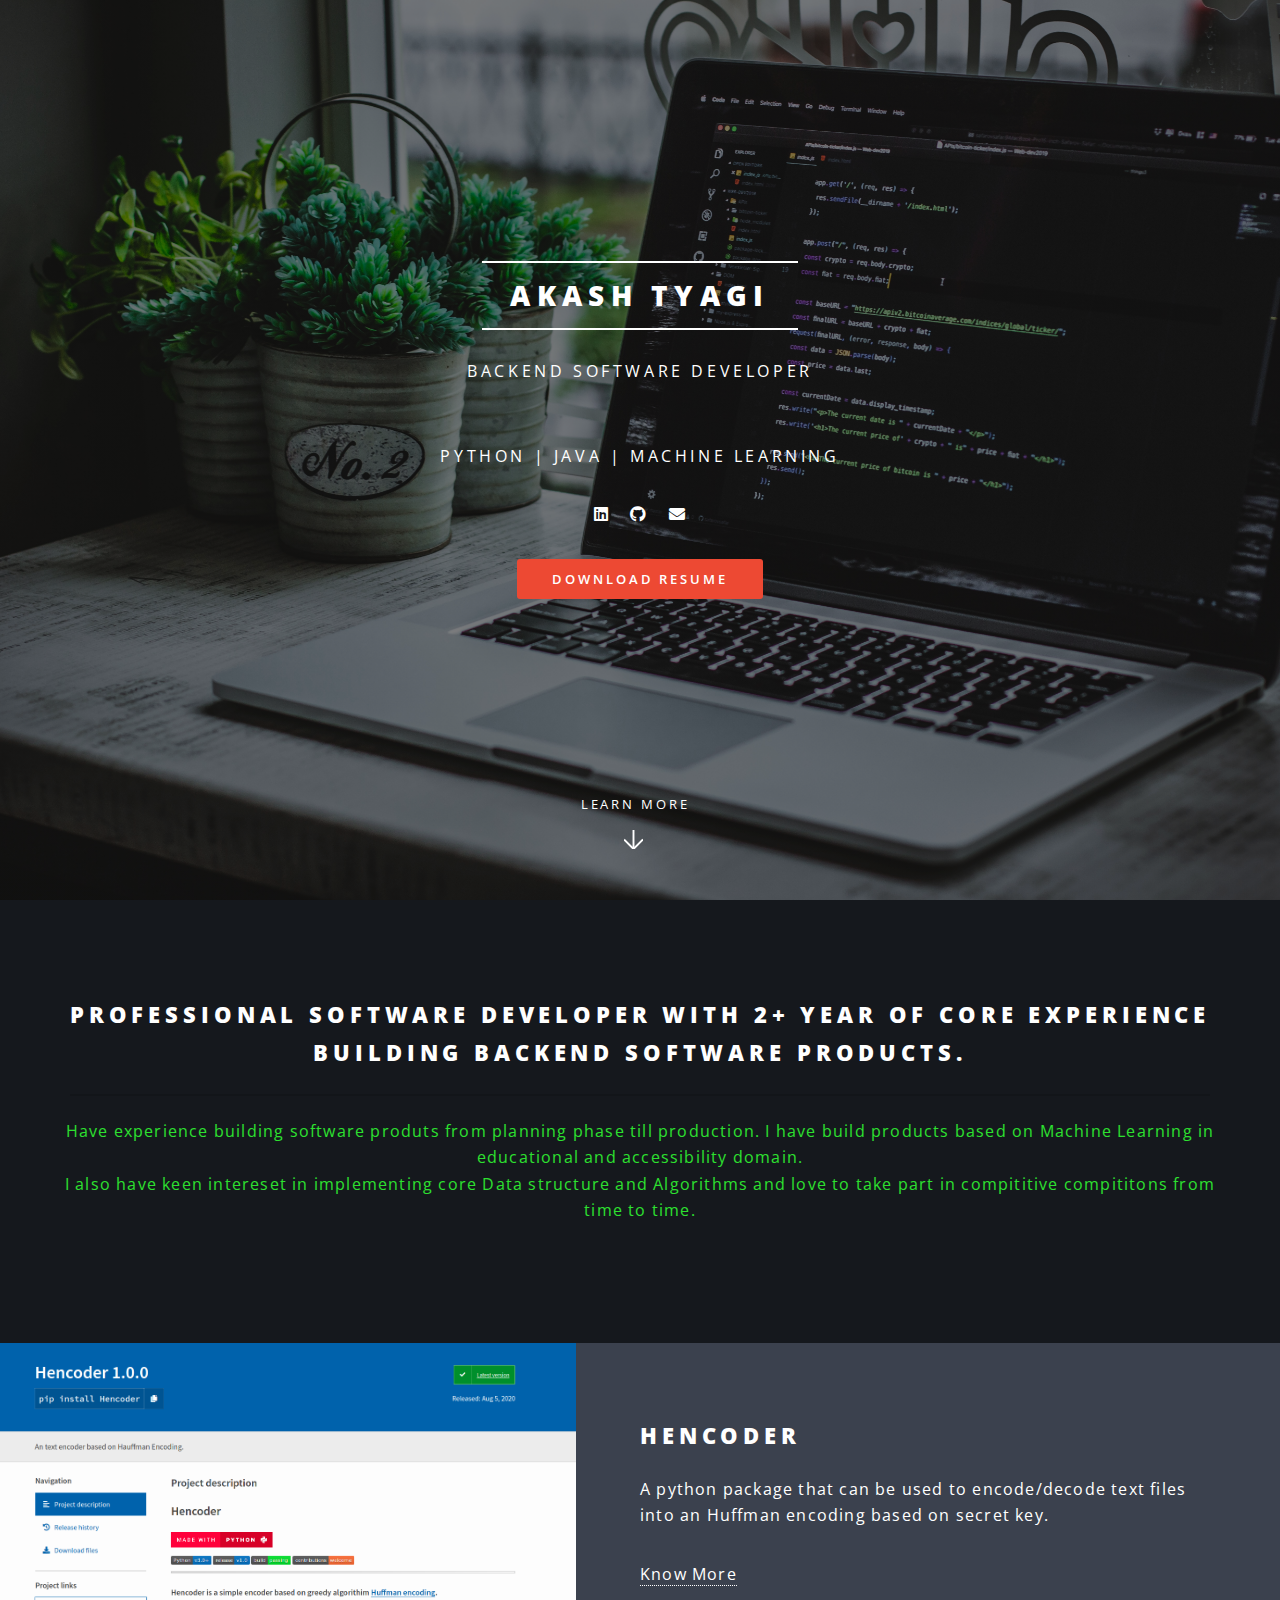
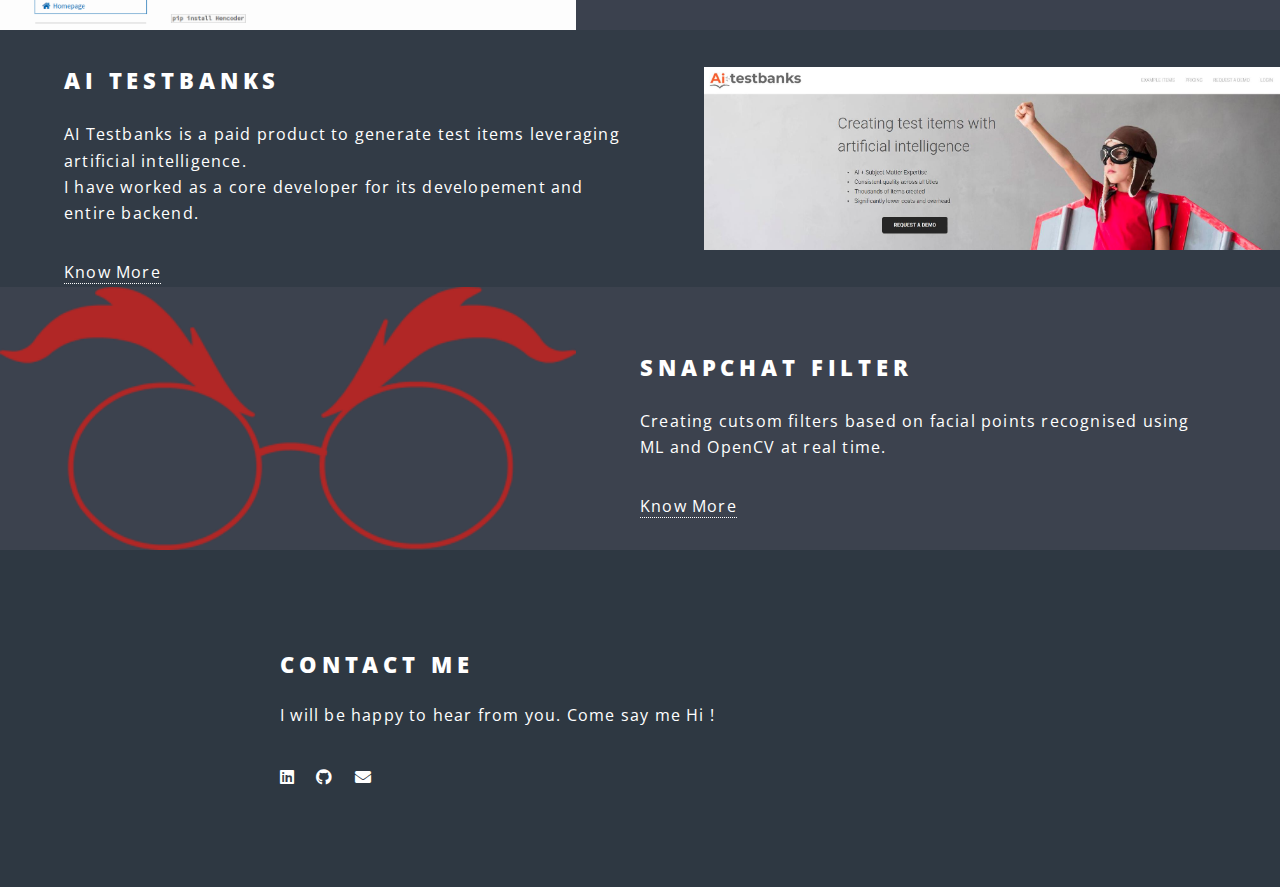
<file: index.html>
<!DOCTYPE HTML>
<html>
	<head>
		<title>Akash Tyagi - Portfolio</title>
		<meta charset="utf-8" />
		<meta name="viewport" content="width=device-width, initial-scale=1, user-scalable=no" />
		<link rel="stylesheet" href="assets/css/main.css" />
		<noscript><link rel="stylesheet" href="assets/css/noscript.css" /></noscript>
	</head>
	<body class="landing is-preload">

		<!-- Page Wrapper -->
			<div id="page-wrapper">

				<!-- Header -->
					<!-- <header id="header" class="alt">
						<h1><a href="index.html">Portfolio</a></h1>
						<nav id="nav">
							<ul>
								<li class="special">
									<a href="#menu" class="menuToggle"><span>Menu</span></a>
									<div id="menu">
										<ul>
											<li><a href="index.html">Home</a></li>
											<li><a href="generic.html">Projects</a></li>
											<li><a href="elements.html">Blogs</a></li>
											<li><a href="#">Contact Me</a></li>
										</ul>
									</div>
								</li>
							</ul>
						</nav>
					</header> -->

				<!-- Banner -->
					<section id="banner">
						<div class="inner">
							<h2>Akash Tyagi</h2>
							<p>Backend Software Developer</p>
							<p><br>Python | Java | Machine Learning<br /></p>
							<ul class="icons">
								<li><a href="https://www.linkedin.com/in/akashty/" class="icon brands fa-linkedin"><span class="label">linkedin</span></a></li>
								<li><a href="https://github.com/Akashtyagi08" class="icon brands fa-github"><span class="label">Github</span></a></li>
								<!-- <li><a href="#" class="icon brands fa-leetcode"><span class="label">Github</span></a></li> -->
								<li><a href="mailto:tyagiaakash001@gmail.com" class="icon solid fa-envelope"><span class="label">Email</span></a></li>
							</ul>
							<ul class="actions special">
								<li><a href="./resume/Akash_tyagi_resume.pdf" download = "Akash_tyagi_Resume" class="button primary">Download Resume</a></li>
							</ul>
						</div>
						<a href="#one" class="more scrolly">Learn More</a>
					</section>

				<!-- One -->
					<section id="one" class="wrapper style1 special">
						<div class="inner">
							<header class="major">
								<h2>Professional Software Developer with 2+ Year of core experience<br />
								Building backend Software products. </h2>
								<p>Have experience building software produts from planning phase till production. I have build products based on Machine Learning in educational and accessibility domain.<br />
								I also have keen intereset in implementing core Data structure and Algorithms and love to take part in compititive compititons from time to time.</p>
							</header>
						</div>
					</section>

				<!-- Two -->
					<section id="two" class="wrapper alt style2">
						<section class="spotlight">
							<div class="image"><img src="images/pic01.jpg" alt="" /></div><div class="content">
								<h2>Hencoder</h2>
								<p>A python package that can be used to encode/decode text files into an Huffman encoding based on secret key.</p>
								<a href="https://github.com/Akashtyagi08/Hencoder">Know More</a>
							</div>
						</section>
						<section class="spotlight">
							<div class="image"><img src="images/pic02.jpg" alt="" /></div><div class="content">
								<h2>AI Testbanks</h2>
								<p>AI Testbanks is a paid product to generate test items leveraging artificial intelligence. <br />
								I have worked as a core developer for its developement and entire backend. </p>
								<a href= "http://aitestbanks.com/">Know More</a>
							</div>
						</section>
						<section class="spotlight">
							<div class="image"><img src="images/filter.png" alt="" /></div><div class="content">
								<h2>Snapchat Filter</h2>
								<p>Creating cutsom filters based on facial points recognised using ML and OpenCV at real time. </p>
								<a href= "https://github.com/Akashtyagi08/SnapchatFilter">Know More</a>
							</div>
						</section>
					</section>

				<!-- Three -->
					<!-- <section id="three" class="wrapper style3 special">
						<div class="inner">
							<header class="major">
								<h2>My Blogs</h2>
								<p>Aliquam ut ex ut augue consectetur interdum. Donec amet imperdiet eleifend<br />
								fringilla tincidunt. Nullam dui leo Aenean mi ligula, rhoncus ullamcorper.</p>
							</header>
							<ul class="features">
								<li class="icon fa-paper-plane">
									<h3>Blog 1</h3>
									<p>Augue consectetur sed interdum imperdiet et ipsum. Mauris lorem tincidunt nullam amet leo Aenean ligula consequat consequat.</p>
								</li>
								<li class="icon solid fa-laptop">
									<h3>Blog 2</h3>
									<p>Augue consectetur sed interdum imperdiet et ipsum. Mauris lorem tincidunt nullam amet leo Aenean ligula consequat consequat.</p>
								</li>
								<li class="icon solid fa-code">
									<h3>Blog 3</h3>
									<p>Augue consectetur sed interdum imperdiet et ipsum. Mauris lorem tincidunt nullam amet leo Aenean ligula consequat consequat.</p>
								</li>
								<li class="icon solid fa-headphones-alt">
									<h3>Blog 4</h3>
									<p>Augue consectetur sed interdum imperdiet et ipsum. Mauris lorem tincidunt nullam amet leo Aenean ligula consequat consequat.</p>
								</li>
								<li class="icon fa-heart">
									<h3>Aenean Primis</h3>
									<p>Augue consectetur sed interdum imperdiet et ipsum. Mauris lorem tincidunt nullam amet leo Aenean ligula consequat consequat.</p>
								</li>
								<li class="icon fa-flag">
									<h3>Tortor Ut</h3>
									<p>Augue consectetur sed interdum imperdiet et ipsum. Mauris lorem tincidunt nullam amet leo Aenean ligula consequat consequat.</p>
								</li>
							</ul>
						</div>
					</section> -->

				<!-- CTA -->
					<section id="cta" class="wrapper style4">
						<div class="inner">
							<header>
								<h2>Contact Me</h2>
								<p>I will be happy to hear from you. Come say me Hi !</p>
								<ul class="icons">
									<li><a href="https://www.linkedin.com/in/akashty/" class="icon brands fa-linkedin"><span class="label">linkedin</span></a></li>
									<li><a href="https://github.com/Akashtyagi08" class="icon brands fa-github"><span class="label">Github</span></a></li>
									<!-- <li><a href="#" class="icon brands fa-leetcode"><span class="label">Github</span></a></li> -->
									<li><a href="mailto:tyagiaakash001@gmail.com" class="icon solid fa-envelope"><span class="label">Email</span></a></li>
								</ul>
							</header>
							
							<!-- <ul class="actions stacked">
								<li><a href="#" class="button fit primary">Activate</a></li>
								<li><a href="#" class="button fit">Learn More</a></li>
							</ul> -->
						</div>
					</section>
			</div>

		<!-- Scripts -->
			<script src="assets/js/jquery.min.js"></script>
			<script src="assets/js/jquery.scrollex.min.js"></script>
			<script src="assets/js/jquery.scrolly.min.js"></script>
			<script src="assets/js/browser.min.js"></script>
			<script src="assets/js/breakpoints.min.js"></script>
			<script src="assets/js/util.js"></script>
			<script src="assets/js/main.js"></script>

	</body>
</html>
</file>
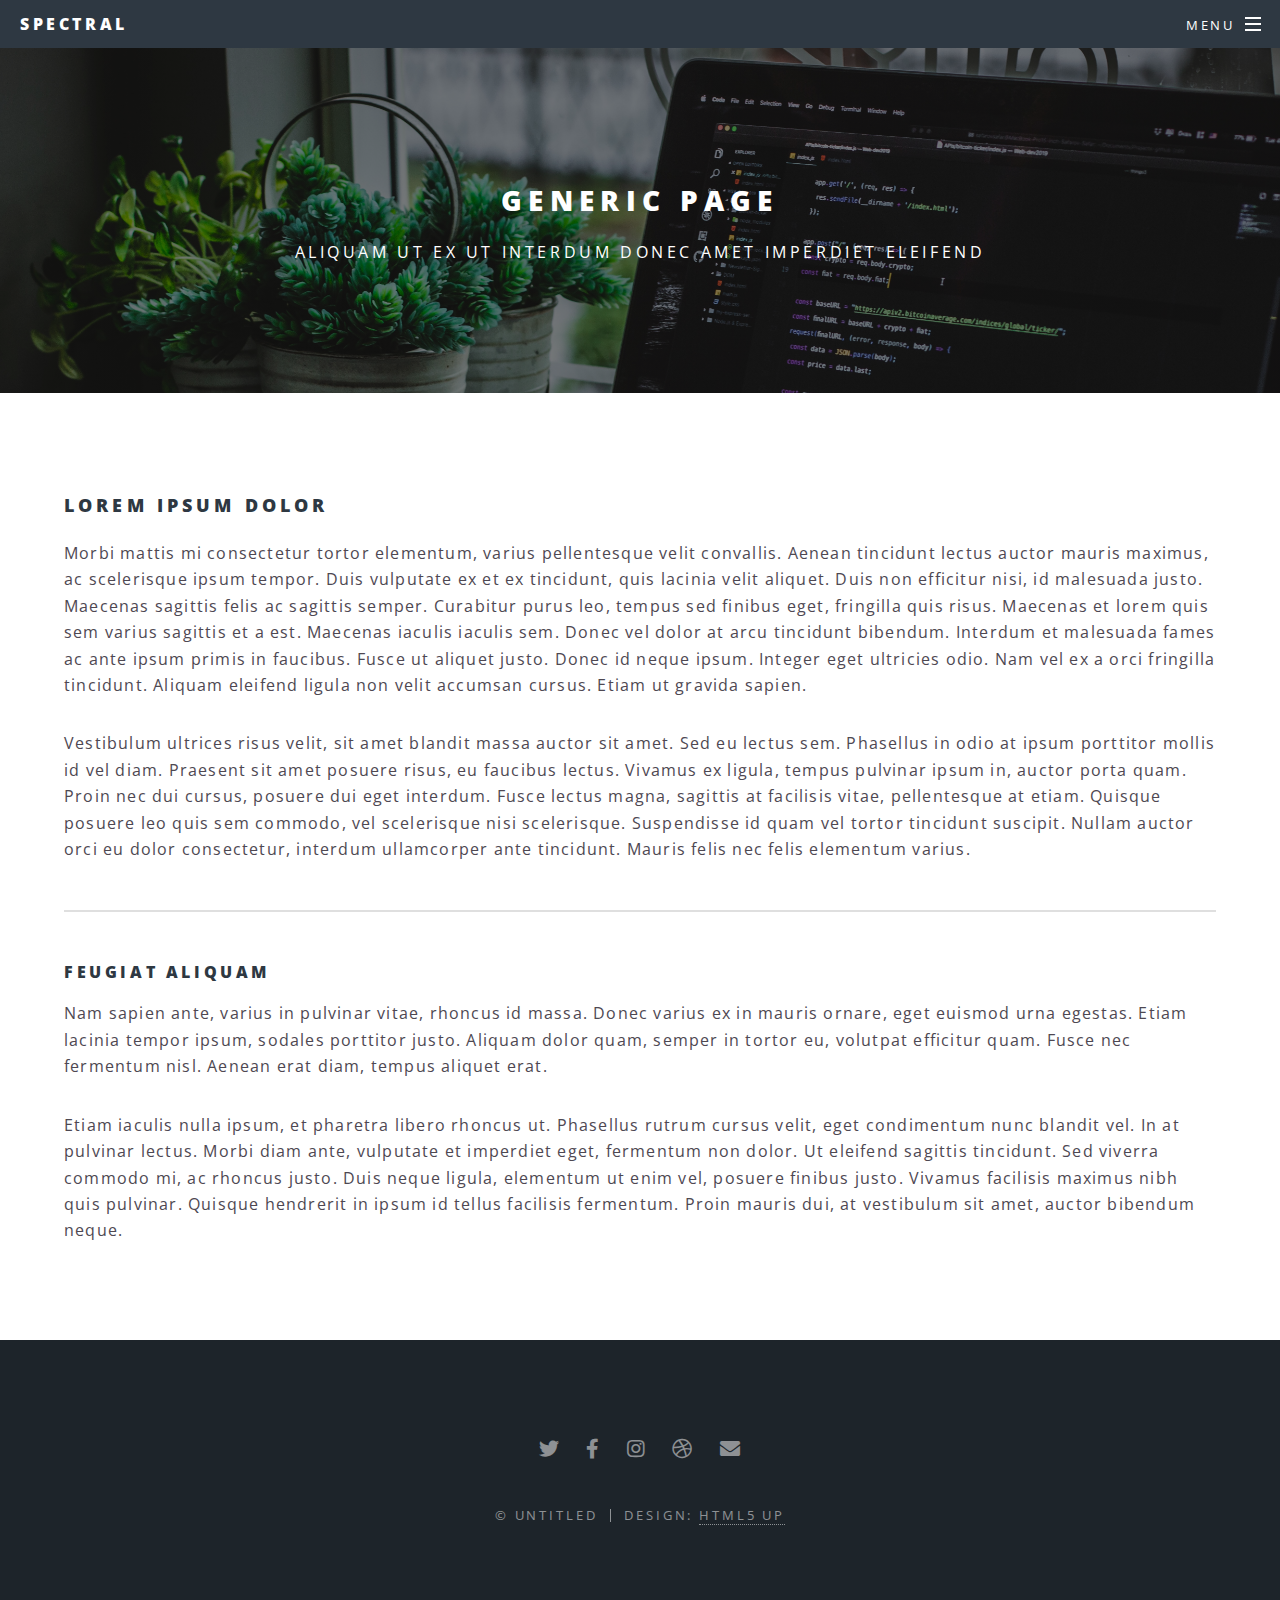
<file: generic.html>
<!DOCTYPE HTML>
<!--
	Spectral by HTML5 UP
	html5up.net | @ajlkn
	Free for personal and commercial use under the CCA 3.0 license (html5up.net/license)
-->
<html>
	<head>
		<title>Generic - Spectral by HTML5 UP</title>
		<meta charset="utf-8" />
		<meta name="viewport" content="width=device-width, initial-scale=1, user-scalable=no" />
		<link rel="stylesheet" href="assets/css/main.css" />
		<noscript><link rel="stylesheet" href="assets/css/noscript.css" /></noscript>
	</head>
	<body class="is-preload">

		<!-- Page Wrapper -->
			<div id="page-wrapper">

				<!-- Header -->
					<header id="header">
						<h1><a href="index.html">Spectral</a></h1>
						<nav id="nav">
							<ul>
								<li class="special">
									<a href="#menu" class="menuToggle"><span>Menu</span></a>
									<div id="menu">
										<ul>
											<li><a href="index.html">Home</a></li>
											<li><a href="generic.html">Generic</a></li>
											<li><a href="elements.html">Elements</a></li>
											<li><a href="#">Sign Up</a></li>
											<li><a href="#">Log In</a></li>
										</ul>
									</div>
								</li>
							</ul>
						</nav>
					</header>

				<!-- Main -->
					<article id="main">
						<header>
							<h2>Generic Page</h2>
							<p>Aliquam ut ex ut interdum donec amet imperdiet eleifend</p>
						</header>
						<section class="wrapper style5">
							<div class="inner">

								<h3>Lorem ipsum dolor</h3>
								<p>Morbi mattis mi consectetur tortor elementum, varius pellentesque velit convallis. Aenean tincidunt lectus auctor mauris maximus, ac scelerisque ipsum tempor. Duis vulputate ex et ex tincidunt, quis lacinia velit aliquet. Duis non efficitur nisi, id malesuada justo. Maecenas sagittis felis ac sagittis semper. Curabitur purus leo, tempus sed finibus eget, fringilla quis risus. Maecenas et lorem quis sem varius sagittis et a est. Maecenas iaculis iaculis sem. Donec vel dolor at arcu tincidunt bibendum. Interdum et malesuada fames ac ante ipsum primis in faucibus. Fusce ut aliquet justo. Donec id neque ipsum. Integer eget ultricies odio. Nam vel ex a orci fringilla tincidunt. Aliquam eleifend ligula non velit accumsan cursus. Etiam ut gravida sapien.</p>

								<p>Vestibulum ultrices risus velit, sit amet blandit massa auctor sit amet. Sed eu lectus sem. Phasellus in odio at ipsum porttitor mollis id vel diam. Praesent sit amet posuere risus, eu faucibus lectus. Vivamus ex ligula, tempus pulvinar ipsum in, auctor porta quam. Proin nec dui cursus, posuere dui eget interdum. Fusce lectus magna, sagittis at facilisis vitae, pellentesque at etiam. Quisque posuere leo quis sem commodo, vel scelerisque nisi scelerisque. Suspendisse id quam vel tortor tincidunt suscipit. Nullam auctor orci eu dolor consectetur, interdum ullamcorper ante tincidunt. Mauris felis nec felis elementum varius.</p>

								<hr />

								<h4>Feugiat aliquam</h4>
								<p>Nam sapien ante, varius in pulvinar vitae, rhoncus id massa. Donec varius ex in mauris ornare, eget euismod urna egestas. Etiam lacinia tempor ipsum, sodales porttitor justo. Aliquam dolor quam, semper in tortor eu, volutpat efficitur quam. Fusce nec fermentum nisl. Aenean erat diam, tempus aliquet erat.</p>

								<p>Etiam iaculis nulla ipsum, et pharetra libero rhoncus ut. Phasellus rutrum cursus velit, eget condimentum nunc blandit vel. In at pulvinar lectus. Morbi diam ante, vulputate et imperdiet eget, fermentum non dolor. Ut eleifend sagittis tincidunt. Sed viverra commodo mi, ac rhoncus justo. Duis neque ligula, elementum ut enim vel, posuere finibus justo. Vivamus facilisis maximus nibh quis pulvinar. Quisque hendrerit in ipsum id tellus facilisis fermentum. Proin mauris dui, at vestibulum sit amet, auctor bibendum neque.</p>

							</div>
						</section>
					</article>

				<!-- Footer -->
					<footer id="footer">
						<ul class="icons">
							<li><a href="#" class="icon brands fa-twitter"><span class="label">Twitter</span></a></li>
							<li><a href="#" class="icon brands fa-facebook-f"><span class="label">Facebook</span></a></li>
							<li><a href="#" class="icon brands fa-instagram"><span class="label">Instagram</span></a></li>
							<li><a href="#" class="icon brands fa-dribbble"><span class="label">Dribbble</span></a></li>
							<li><a href="#" class="icon solid fa-envelope"><span class="label">Email</span></a></li>
						</ul>
						<ul class="copyright">
							<li>&copy; Untitled</li><li>Design: <a href="http://html5up.net">HTML5 UP</a></li>
						</ul>
					</footer>

			</div>

		<!-- Scripts -->
			<script src="assets/js/jquery.min.js"></script>
			<script src="assets/js/jquery.scrollex.min.js"></script>
			<script src="assets/js/jquery.scrolly.min.js"></script>
			<script src="assets/js/browser.min.js"></script>
			<script src="assets/js/breakpoints.min.js"></script>
			<script src="assets/js/util.js"></script>
			<script src="assets/js/main.js"></script>

	</body>
</html>
</file>
<file: assets/css/noscript.css>
/*
	Spectral by HTML5 UP
	html5up.net | @ajlkn
	Free for personal and commercial use under the CCA 3.0 license (html5up.net/license)
*/

/* Banner */

	body.is-preload #banner h2 {
		-moz-transform: none;
		-webkit-transform: none;
		-ms-transform: none;
		transform: none;
		opacity: 1;
	}

		body.is-preload #banner h2:before, body.is-preload #banner h2:after {
			width: 100%;
		}

	body.is-preload #banner .more {
		-moz-transform: none;
		-webkit-transform: none;
		-ms-transform: none;
		transform: none;
		opacity: 1;
	}

	body.is-preload #banner:after {
		opacity: 0;
	}
</file>
<file: assets/css/main.css>
@import url(fontawesome-all.min.css);
@import url("https://fonts.googleapis.com/css?family=Open+Sans:400,400italic,600,600italic,800,800italic");

/*
	Spectral by HTML5 UP
	html5up.net | @ajlkn
	Free for personal and commercial use under the CCA 3.0 license (html5up.net/license)
*/

html, body, div, span, applet, object,
iframe, h1, h2, h3, h4, h5, h6, p, blockquote,
pre, a, abbr, acronym, address, big, cite,
code, del, dfn, em, img, ins, kbd, q, s, samp,
small, strike, strong, sub, sup, tt, var, b,
u, i, center, dl, dt, dd, ol, ul, li, fieldset,
form, label, legend, table, caption, tbody,
tfoot, thead, tr, th, td, article, aside,
canvas, details, embed, figure, figcaption,
footer, header, hgroup, menu, nav, output, ruby,
section, summary, time, mark, audio, video {
	margin: 0;
	padding: 0;
	border: 0;
	font-size: 100%;
	font: inherit;
	vertical-align: baseline;}

article, aside, details, figcaption, figure,
footer, header, hgroup, menu, nav, section {
	display: block;}

body {
	line-height: 1;
}

ol, ul {
	list-style: none;
}

blockquote, q {
	quotes: none;
}

	blockquote:before, blockquote:after, q:before, q:after {
		content: '';
		content: none;
	}

table {
	border-collapse: collapse;
	border-spacing: 0;
}

body {
	-webkit-text-size-adjust: none;
}

mark {
	background-color: transparent;
	color: inherit;
}

input::-moz-focus-inner {
	border: 0;
	padding: 0;
}

input, select, textarea {
	-moz-appearance: none;
	-webkit-appearance: none;
	-ms-appearance: none;
	appearance: none;
}

/* Basic */

	@-ms-viewport {
		width: device-width;
	}

	html {
		box-sizing: border-box;
	}

	*, *:before, *:after {
		box-sizing: inherit;
	}

	body {
		background: #2e3842;
	}

		body.is-preload *, body.is-preload *:before, body.is-preload *:after {
			-moz-animation: none !important;
			-webkit-animation: none !important;
			-ms-animation: none !important;
			animation: none !important;
			-moz-transition: none !important;
			-webkit-transition: none !important;
			-ms-transition: none !important;
			transition: none !important;
		}

	body, input, select, textarea {
		color: #fff;
		font-family: "Open Sans", Helvetica, sans-serif;
		font-size: 15pt;
		font-weight: 400;
		letter-spacing: 0.075em;
		line-height: 1.65em;
	}

		@media screen and (max-width: 1680px) {

			body, input, select, textarea {
				font-size: 13pt;
			}

		}

		@media screen and (max-width: 1280px) {

			body, input, select, textarea {
				font-size: 12pt;
			}

		}

		@media screen and (max-width: 736px) {

			body, input, select, textarea {
				font-size: 11pt;
				letter-spacing: 0.0375em;
			}

		}

	a {
		-moz-transition: color 0.2s ease, border-bottom-color 0.2s ease;
		-webkit-transition: color 0.2s ease, border-bottom-color 0.2s ease;
		-ms-transition: color 0.2s ease, border-bottom-color 0.2s ease;
		transition: color 0.2s ease, border-bottom-color 0.2s ease;
		border-bottom: dotted 1px;
		color: inherit;
		text-decoration: none;
	}

		a:hover {
			border-bottom-color: transparent;
		}

	strong, b {
		color: #fff;
		font-weight: 600;
	}

	em, i {
		font-style: italic;
	}

	p {
		margin: 0 0 2em 0;
	}

	h1, h2, h3, h4, h5, h6 {
		color: #fff;
		font-weight: 800;
		letter-spacing: 0.225em;
		line-height: 1em;
		margin: 0 0 1em 0;
		text-transform: uppercase;
	}

		h1 a, h2 a, h3 a, h4 a, h5 a, h6 a {
			color: inherit;
			text-decoration: none;
		}

	h2 {
		font-size: 1.35em;
		line-height: 1.75em;
	}

		@media screen and (max-width: 736px) {

			h2 {
				font-size: 1.1em;
				line-height: 1.65em;
			}

		}

	h3 {
		font-size: 1.15em;
		line-height: 1.75em;
	}

		@media screen and (max-width: 736px) {

			h3 {
				font-size: 1em;
				line-height: 1.65em;
			}

		}

	h4 {
		font-size: 1em;
		line-height: 1.5em;
	}

	h5 {
		font-size: 0.8em;
		line-height: 1.5em;
	}

	h6 {
		font-size: 0.7em;
		line-height: 1.5em;
	}

	sub {
		font-size: 0.8em;
		position: relative;
		top: 0.5em;
	}

	sup {
		font-size: 0.8em;
		position: relative;
		top: -0.5em;
	}

	hr {
		border: 0;
		border-bottom: solid 2px #fff;
		margin: 3em 0;
	}

		hr.major {
			margin: 4.5em 0;
		}

	blockquote {
		border-left: solid 4px #fff;
		font-style: italic;
		margin: 0 0 2em 0;
		padding: 0.5em 0 0.5em 2em;
	}

	code {
		background: rgba(144, 144, 144, 0.25);
		border-radius: 3px;
		font-family: "Courier New", monospace;
		font-size: 0.9em;
		letter-spacing: 0;
		margin: 0 0.25em;
		padding: 0.25em 0.65em;
	}

	pre {
		-webkit-overflow-scrolling: touch;
		font-family: "Courier New", monospace;
		font-size: 0.9em;
		margin: 0 0 2em 0;
	}

		pre code {
			display: block;
			line-height: 1.75em;
			padding: 1em 1.5em;
			overflow-x: auto;
		}

	.align-left {
		text-align: left;
	}

	.align-center {
		text-align: center;
	}

	.align-right {
		text-align: right;
	}

/* Row */

	.row {
		display: flex;
		flex-wrap: wrap;
		box-sizing: border-box;
		align-items: stretch;
	}

		.row > * {
			box-sizing: border-box;
		}

		.row.gtr-uniform > * > :last-child {
			margin-bottom: 0;
		}

		.row.aln-left {
			justify-content: flex-start;
		}

		.row.aln-center {
			justify-content: center;
		}

		.row.aln-right {
			justify-content: flex-end;
		}

		.row.aln-top {
			align-items: flex-start;
		}

		.row.aln-middle {
			align-items: center;
		}

		.row.aln-bottom {
			align-items: flex-end;
		}

		.row > .imp {
			order: -1;
		}

		.row > .col-1 {
			width: 8.33333%;
		}

		.row > .off-1 {
			margin-left: 8.33333%;
		}

		.row > .col-2 {
			width: 16.66667%;
		}

		.row > .off-2 {
			margin-left: 16.66667%;
		}

		.row > .col-3 {
			width: 25%;
		}

		.row > .off-3 {
			margin-left: 25%;
		}

		.row > .col-4 {
			width: 33.33333%;
		}

		.row > .off-4 {
			margin-left: 33.33333%;
		}

		.row > .col-5 {
			width: 41.66667%;
		}

		.row > .off-5 {
			margin-left: 41.66667%;
		}

		.row > .col-6 {
			width: 50%;
		}

		.row > .off-6 {
			margin-left: 50%;
		}

		.row > .col-7 {
			width: 58.33333%;
		}

		.row > .off-7 {
			margin-left: 58.33333%;
		}

		.row > .col-8 {
			width: 66.66667%;
		}

		.row > .off-8 {
			margin-left: 66.66667%;
		}

		.row > .col-9 {
			width: 75%;
		}

		.row > .off-9 {
			margin-left: 75%;
		}

		.row > .col-10 {
			width: 83.33333%;
		}

		.row > .off-10 {
			margin-left: 83.33333%;
		}

		.row > .col-11 {
			width: 91.66667%;
		}

		.row > .off-11 {
			margin-left: 91.66667%;
		}

		.row > .col-12 {
			width: 100%;
		}

		.row > .off-12 {
			margin-left: 100%;
		}

		.row.gtr-0 {
			margin-top: 0;
			margin-left: 0em;
		}

			.row.gtr-0 > * {
				padding: 0 0 0 0em;
			}

			.row.gtr-0.gtr-uniform {
				margin-top: 0em;
			}

				.row.gtr-0.gtr-uniform > * {
					padding-top: 0em;
				}

		.row.gtr-25 {
			margin-top: 0;
			margin-left: -0.375em;
		}

			.row.gtr-25 > * {
				padding: 0 0 0 0.375em;
			}

			.row.gtr-25.gtr-uniform {
				margin-top: -0.375em;
			}

				.row.gtr-25.gtr-uniform > * {
					padding-top: 0.375em;
				}

		.row.gtr-50 {
			margin-top: 0;
			margin-left: -0.75em;
		}

			.row.gtr-50 > * {
				padding: 0 0 0 0.75em;
			}

			.row.gtr-50.gtr-uniform {
				margin-top: -0.75em;
			}

				.row.gtr-50.gtr-uniform > * {
					padding-top: 0.75em;
				}

		.row {
			margin-top: 0;
			margin-left: -1.5em;
		}

			.row > * {
				padding: 0 0 0 1.5em;
			}

			.row.gtr-uniform {
				margin-top: -1.5em;
			}

				.row.gtr-uniform > * {
					padding-top: 1.5em;
				}

		.row.gtr-150 {
			margin-top: 0;
			margin-left: -2.25em;
		}

			.row.gtr-150 > * {
				padding: 0 0 0 2.25em;
			}

			.row.gtr-150.gtr-uniform {
				margin-top: -2.25em;
			}

				.row.gtr-150.gtr-uniform > * {
					padding-top: 2.25em;
				}

		.row.gtr-200 {
			margin-top: 0;
			margin-left: -3em;
		}

			.row.gtr-200 > * {
				padding: 0 0 0 3em;
			}

			.row.gtr-200.gtr-uniform {
				margin-top: -3em;
			}

				.row.gtr-200.gtr-uniform > * {
					padding-top: 3em;
				}

		@media screen and (max-width: 1680px) {

			.row {
				display: flex;
				flex-wrap: wrap;
				box-sizing: border-box;
				align-items: stretch;
			}

				.row > * {
					box-sizing: border-box;
				}

				.row.gtr-uniform > * > :last-child {
					margin-bottom: 0;
				}

				.row.aln-left {
					justify-content: flex-start;
				}

				.row.aln-center {
					justify-content: center;
				}

				.row.aln-right {
					justify-content: flex-end;
				}

				.row.aln-top {
					align-items: flex-start;
				}

				.row.aln-middle {
					align-items: center;
				}

				.row.aln-bottom {
					align-items: flex-end;
				}

				.row > .imp-xlarge {
					order: -1;
				}

				.row > .col-1-xlarge {
					width: 8.33333%;
				}

				.row > .off-1-xlarge {
					margin-left: 8.33333%;
				}

				.row > .col-2-xlarge {
					width: 16.66667%;
				}

				.row > .off-2-xlarge {
					margin-left: 16.66667%;
				}

				.row > .col-3-xlarge {
					width: 25%;
				}

				.row > .off-3-xlarge {
					margin-left: 25%;
				}

				.row > .col-4-xlarge {
					width: 33.33333%;
				}

				.row > .off-4-xlarge {
					margin-left: 33.33333%;
				}

				.row > .col-5-xlarge {
					width: 41.66667%;
				}

				.row > .off-5-xlarge {
					margin-left: 41.66667%;
				}

				.row > .col-6-xlarge {
					width: 50%;
				}

				.row > .off-6-xlarge {
					margin-left: 50%;
				}

				.row > .col-7-xlarge {
					width: 58.33333%;
				}

				.row > .off-7-xlarge {
					margin-left: 58.33333%;
				}

				.row > .col-8-xlarge {
					width: 66.66667%;
				}

				.row > .off-8-xlarge {
					margin-left: 66.66667%;
				}

				.row > .col-9-xlarge {
					width: 75%;
				}

				.row > .off-9-xlarge {
					margin-left: 75%;
				}

				.row > .col-10-xlarge {
					width: 83.33333%;
				}

				.row > .off-10-xlarge {
					margin-left: 83.33333%;
				}

				.row > .col-11-xlarge {
					width: 91.66667%;
				}

				.row > .off-11-xlarge {
					margin-left: 91.66667%;
				}

				.row > .col-12-xlarge {
					width: 100%;
				}

				.row > .off-12-xlarge {
					margin-left: 100%;
				}

				.row.gtr-0 {
					margin-top: 0;
					margin-left: 0em;
				}

					.row.gtr-0 > * {
						padding: 0 0 0 0em;
					}

					.row.gtr-0.gtr-uniform {
						margin-top: 0em;
					}

						.row.gtr-0.gtr-uniform > * {
							padding-top: 0em;
						}

				.row.gtr-25 {
					margin-top: 0;
					margin-left: -0.375em;
				}

					.row.gtr-25 > * {
						padding: 0 0 0 0.375em;
					}

					.row.gtr-25.gtr-uniform {
						margin-top: -0.375em;
					}

						.row.gtr-25.gtr-uniform > * {
							padding-top: 0.375em;
						}

				.row.gtr-50 {
					margin-top: 0;
					margin-left: -0.75em;
				}

					.row.gtr-50 > * {
						padding: 0 0 0 0.75em;
					}

					.row.gtr-50.gtr-uniform {
						margin-top: -0.75em;
					}

						.row.gtr-50.gtr-uniform > * {
							padding-top: 0.75em;
						}

				.row {
					margin-top: 0;
					margin-left: -1.5em;
				}

					.row > * {
						padding: 0 0 0 1.5em;
					}

					.row.gtr-uniform {
						margin-top: -1.5em;
					}

						.row.gtr-uniform > * {
							padding-top: 1.5em;
						}

				.row.gtr-150 {
					margin-top: 0;
					margin-left: -2.25em;
				}

					.row.gtr-150 > * {
						padding: 0 0 0 2.25em;
					}

					.row.gtr-150.gtr-uniform {
						margin-top: -2.25em;
					}

						.row.gtr-150.gtr-uniform > * {
							padding-top: 2.25em;
						}

				.row.gtr-200 {
					margin-top: 0;
					margin-left: -3em;
				}

					.row.gtr-200 > * {
						padding: 0 0 0 3em;
					}

					.row.gtr-200.gtr-uniform {
						margin-top: -3em;
					}

						.row.gtr-200.gtr-uniform > * {
							padding-top: 3em;
						}

		}

		@media screen and (max-width: 1280px) {

			.row {
				display: flex;
				flex-wrap: wrap;
				box-sizing: border-box;
				align-items: stretch;
			}

				.row > * {
					box-sizing: border-box;
				}

				.row.gtr-uniform > * > :last-child {
					margin-bottom: 0;
				}

				.row.aln-left {
					justify-content: flex-start;
				}

				.row.aln-center {
					justify-content: center;
				}

				.row.aln-right {
					justify-content: flex-end;
				}

				.row.aln-top {
					align-items: flex-start;
				}

				.row.aln-middle {
					align-items: center;
				}

				.row.aln-bottom {
					align-items: flex-end;
				}

				.row > .imp-large {
					order: -1;
				}

				.row > .col-1-large {
					width: 8.33333%;
				}

				.row > .off-1-large {
					margin-left: 8.33333%;
				}

				.row > .col-2-large {
					width: 16.66667%;
				}

				.row > .off-2-large {
					margin-left: 16.66667%;
				}

				.row > .col-3-large {
					width: 25%;
				}

				.row > .off-3-large {
					margin-left: 25%;
				}

				.row > .col-4-large {
					width: 33.33333%;
				}

				.row > .off-4-large {
					margin-left: 33.33333%;
				}

				.row > .col-5-large {
					width: 41.66667%;
				}

				.row > .off-5-large {
					margin-left: 41.66667%;
				}

				.row > .col-6-large {
					width: 50%;
				}

				.row > .off-6-large {
					margin-left: 50%;
				}

				.row > .col-7-large {
					width: 58.33333%;
				}

				.row > .off-7-large {
					margin-left: 58.33333%;
				}

				.row > .col-8-large {
					width: 66.66667%;
				}

				.row > .off-8-large {
					margin-left: 66.66667%;
				}

				.row > .col-9-large {
					width: 75%;
				}

				.row > .off-9-large {
					margin-left: 75%;
				}

				.row > .col-10-large {
					width: 83.33333%;
				}

				.row > .off-10-large {
					margin-left: 83.33333%;
				}

				.row > .col-11-large {
					width: 91.66667%;
				}

				.row > .off-11-large {
					margin-left: 91.66667%;
				}

				.row > .col-12-large {
					width: 100%;
				}

				.row > .off-12-large {
					margin-left: 100%;
				}

				.row.gtr-0 {
					margin-top: 0;
					margin-left: 0em;
				}

					.row.gtr-0 > * {
						padding: 0 0 0 0em;
					}

					.row.gtr-0.gtr-uniform {
						margin-top: 0em;
					}

						.row.gtr-0.gtr-uniform > * {
							padding-top: 0em;
						}

				.row.gtr-25 {
					margin-top: 0;
					margin-left: -0.375em;
				}

					.row.gtr-25 > * {
						padding: 0 0 0 0.375em;
					}

					.row.gtr-25.gtr-uniform {
						margin-top: -0.375em;
					}

						.row.gtr-25.gtr-uniform > * {
							padding-top: 0.375em;
						}

				.row.gtr-50 {
					margin-top: 0;
					margin-left: -0.75em;
				}

					.row.gtr-50 > * {
						padding: 0 0 0 0.75em;
					}

					.row.gtr-50.gtr-uniform {
						margin-top: -0.75em;
					}

						.row.gtr-50.gtr-uniform > * {
							padding-top: 0.75em;
						}

				.row {
					margin-top: 0;
					margin-left: -1.5em;
				}

					.row > * {
						padding: 0 0 0 1.5em;
					}

					.row.gtr-uniform {
						margin-top: -1.5em;
					}

						.row.gtr-uniform > * {
							padding-top: 1.5em;
						}

				.row.gtr-150 {
					margin-top: 0;
					margin-left: -2.25em;
				}

					.row.gtr-150 > * {
						padding: 0 0 0 2.25em;
					}

					.row.gtr-150.gtr-uniform {
						margin-top: -2.25em;
					}

						.row.gtr-150.gtr-uniform > * {
							padding-top: 2.25em;
						}

				.row.gtr-200 {
					margin-top: 0;
					margin-left: -3em;
				}

					.row.gtr-200 > * {
						padding: 0 0 0 3em;
					}

					.row.gtr-200.gtr-uniform {
						margin-top: -3em;
					}

						.row.gtr-200.gtr-uniform > * {
							padding-top: 3em;
						}

		}

		@media screen and (max-width: 980px) {

			.row {
				display: flex;
				flex-wrap: wrap;
				box-sizing: border-box;
				align-items: stretch;
			}

				.row > * {
					box-sizing: border-box;
				}

				.row.gtr-uniform > * > :last-child {
					margin-bottom: 0;
				}

				.row.aln-left {
					justify-content: flex-start;
				}

				.row.aln-center {
					justify-content: center;
				}

				.row.aln-right {
					justify-content: flex-end;
				}

				.row.aln-top {
					align-items: flex-start;
				}

				.row.aln-middle {
					align-items: center;
				}

				.row.aln-bottom {
					align-items: flex-end;
				}

				.row > .imp-medium {
					order: -1;
				}

				.row > .col-1-medium {
					width: 8.33333%;
				}

				.row > .off-1-medium {
					margin-left: 8.33333%;
				}

				.row > .col-2-medium {
					width: 16.66667%;
				}

				.row > .off-2-medium {
					margin-left: 16.66667%;
				}

				.row > .col-3-medium {
					width: 25%;
				}

				.row > .off-3-medium {
					margin-left: 25%;
				}

				.row > .col-4-medium {
					width: 33.33333%;
				}

				.row > .off-4-medium {
					margin-left: 33.33333%;
				}

				.row > .col-5-medium {
					width: 41.66667%;
				}

				.row > .off-5-medium {
					margin-left: 41.66667%;
				}

				.row > .col-6-medium {
					width: 50%;
				}

				.row > .off-6-medium {
					margin-left: 50%;
				}

				.row > .col-7-medium {
					width: 58.33333%;
				}

				.row > .off-7-medium {
					margin-left: 58.33333%;
				}

				.row > .col-8-medium {
					width: 66.66667%;
				}

				.row > .off-8-medium {
					margin-left: 66.66667%;
				}

				.row > .col-9-medium {
					width: 75%;
				}

				.row > .off-9-medium {
					margin-left: 75%;
				}

				.row > .col-10-medium {
					width: 83.33333%;
				}

				.row > .off-10-medium {
					margin-left: 83.33333%;
				}

				.row > .col-11-medium {
					width: 91.66667%;
				}

				.row > .off-11-medium {
					margin-left: 91.66667%;
				}

				.row > .col-12-medium {
					width: 100%;
				}

				.row > .off-12-medium {
					margin-left: 100%;
				}

				.row.gtr-0 {
					margin-top: 0;
					margin-left: 0em;
				}

					.row.gtr-0 > * {
						padding: 0 0 0 0em;
					}

					.row.gtr-0.gtr-uniform {
						margin-top: 0em;
					}

						.row.gtr-0.gtr-uniform > * {
							padding-top: 0em;
						}

				.row.gtr-25 {
					margin-top: 0;
					margin-left: -0.375em;
				}

					.row.gtr-25 > * {
						padding: 0 0 0 0.375em;
					}

					.row.gtr-25.gtr-uniform {
						margin-top: -0.375em;
					}

						.row.gtr-25.gtr-uniform > * {
							padding-top: 0.375em;
						}

				.row.gtr-50 {
					margin-top: 0;
					margin-left: -0.75em;
				}

					.row.gtr-50 > * {
						padding: 0 0 0 0.75em;
					}

					.row.gtr-50.gtr-uniform {
						margin-top: -0.75em;
					}

						.row.gtr-50.gtr-uniform > * {
							padding-top: 0.75em;
						}

				.row {
					margin-top: 0;
					margin-left: -1.5em;
				}

					.row > * {
						padding: 0 0 0 1.5em;
					}

					.row.gtr-uniform {
						margin-top: -1.5em;
					}

						.row.gtr-uniform > * {
							padding-top: 1.5em;
						}

				.row.gtr-150 {
					margin-top: 0;
					margin-left: -2.25em;
				}

					.row.gtr-150 > * {
						padding: 0 0 0 2.25em;
					}

					.row.gtr-150.gtr-uniform {
						margin-top: -2.25em;
					}

						.row.gtr-150.gtr-uniform > * {
							padding-top: 2.25em;
						}

				.row.gtr-200 {
					margin-top: 0;
					margin-left: -3em;
				}

					.row.gtr-200 > * {
						padding: 0 0 0 3em;
					}

					.row.gtr-200.gtr-uniform {
						margin-top: -3em;
					}

						.row.gtr-200.gtr-uniform > * {
							padding-top: 3em;
						}

		}

		@media screen and (max-width: 736px) {

			.row {
				display: flex;
				flex-wrap: wrap;
				box-sizing: border-box;
				align-items: stretch;
			}

				.row > * {
					box-sizing: border-box;
				}

				.row.gtr-uniform > * > :last-child {
					margin-bottom: 0;
				}

				.row.aln-left {
					justify-content: flex-start;
				}

				.row.aln-center {
					justify-content: center;
				}

				.row.aln-right {
					justify-content: flex-end;
				}

				.row.aln-top {
					align-items: flex-start;
				}

				.row.aln-middle {
					align-items: center;
				}

				.row.aln-bottom {
					align-items: flex-end;
				}

				.row > .imp-small {
					order: -1;
				}

				.row > .col-1-small {
					width: 8.33333%;
				}

				.row > .off-1-small {
					margin-left: 8.33333%;
				}

				.row > .col-2-small {
					width: 16.66667%;
				}

				.row > .off-2-small {
					margin-left: 16.66667%;
				}

				.row > .col-3-small {
					width: 25%;
				}

				.row > .off-3-small {
					margin-left: 25%;
				}

				.row > .col-4-small {
					width: 33.33333%;
				}

				.row > .off-4-small {
					margin-left: 33.33333%;
				}

				.row > .col-5-small {
					width: 41.66667%;
				}

				.row > .off-5-small {
					margin-left: 41.66667%;
				}

				.row > .col-6-small {
					width: 50%;
				}

				.row > .off-6-small {
					margin-left: 50%;
				}

				.row > .col-7-small {
					width: 58.33333%;
				}

				.row > .off-7-small {
					margin-left: 58.33333%;
				}

				.row > .col-8-small {
					width: 66.66667%;
				}

				.row > .off-8-small {
					margin-left: 66.66667%;
				}

				.row > .col-9-small {
					width: 75%;
				}

				.row > .off-9-small {
					margin-left: 75%;
				}

				.row > .col-10-small {
					width: 83.33333%;
				}

				.row > .off-10-small {
					margin-left: 83.33333%;
				}

				.row > .col-11-small {
					width: 91.66667%;
				}

				.row > .off-11-small {
					margin-left: 91.66667%;
				}

				.row > .col-12-small {
					width: 100%;
				}

				.row > .off-12-small {
					margin-left: 100%;
				}

				.row.gtr-0 {
					margin-top: 0;
					margin-left: 0em;
				}

					.row.gtr-0 > * {
						padding: 0 0 0 0em;
					}

					.row.gtr-0.gtr-uniform {
						margin-top: 0em;
					}

						.row.gtr-0.gtr-uniform > * {
							padding-top: 0em;
						}

				.row.gtr-25 {
					margin-top: 0;
					margin-left: -0.375em;
				}

					.row.gtr-25 > * {
						padding: 0 0 0 0.375em;
					}

					.row.gtr-25.gtr-uniform {
						margin-top: -0.375em;
					}

						.row.gtr-25.gtr-uniform > * {
							padding-top: 0.375em;
						}

				.row.gtr-50 {
					margin-top: 0;
					margin-left: -0.75em;
				}

					.row.gtr-50 > * {
						padding: 0 0 0 0.75em;
					}

					.row.gtr-50.gtr-uniform {
						margin-top: -0.75em;
					}

						.row.gtr-50.gtr-uniform > * {
							padding-top: 0.75em;
						}

				.row {
					margin-top: 0;
					margin-left: -1.5em;
				}

					.row > * {
						padding: 0 0 0 1.5em;
					}

					.row.gtr-uniform {
						margin-top: -1.5em;
					}

						.row.gtr-uniform > * {
							padding-top: 1.5em;
						}

				.row.gtr-150 {
					margin-top: 0;
					margin-left: -2.25em;
				}

					.row.gtr-150 > * {
						padding: 0 0 0 2.25em;
					}

					.row.gtr-150.gtr-uniform {
						margin-top: -2.25em;
					}

						.row.gtr-150.gtr-uniform > * {
							padding-top: 2.25em;
						}

				.row.gtr-200 {
					margin-top: 0;
					margin-left: -3em;
				}

					.row.gtr-200 > * {
						padding: 0 0 0 3em;
					}

					.row.gtr-200.gtr-uniform {
						margin-top: -3em;
					}

						.row.gtr-200.gtr-uniform > * {
							padding-top: 3em;
						}

		}

		@media screen and (max-width: 480px) {

			.row {
				display: flex;
				flex-wrap: wrap;
				box-sizing: border-box;
				align-items: stretch;
			}

				.row > * {
					box-sizing: border-box;
				}

				.row.gtr-uniform > * > :last-child {
					margin-bottom: 0;
				}

				.row.aln-left {
					justify-content: flex-start;
				}

				.row.aln-center {
					justify-content: center;
				}

				.row.aln-right {
					justify-content: flex-end;
				}

				.row.aln-top {
					align-items: flex-start;
				}

				.row.aln-middle {
					align-items: center;
				}

				.row.aln-bottom {
					align-items: flex-end;
				}

				.row > .imp-xsmall {
					order: -1;
				}

				.row > .col-1-xsmall {
					width: 8.33333%;
				}

				.row > .off-1-xsmall {
					margin-left: 8.33333%;
				}

				.row > .col-2-xsmall {
					width: 16.66667%;
				}

				.row > .off-2-xsmall {
					margin-left: 16.66667%;
				}

				.row > .col-3-xsmall {
					width: 25%;
				}

				.row > .off-3-xsmall {
					margin-left: 25%;
				}

				.row > .col-4-xsmall {
					width: 33.33333%;
				}

				.row > .off-4-xsmall {
					margin-left: 33.33333%;
				}

				.row > .col-5-xsmall {
					width: 41.66667%;
				}

				.row > .off-5-xsmall {
					margin-left: 41.66667%;
				}

				.row > .col-6-xsmall {
					width: 50%;
				}

				.row > .off-6-xsmall {
					margin-left: 50%;
				}

				.row > .col-7-xsmall {
					width: 58.33333%;
				}

				.row > .off-7-xsmall {
					margin-left: 58.33333%;
				}

				.row > .col-8-xsmall {
					width: 66.66667%;
				}

				.row > .off-8-xsmall {
					margin-left: 66.66667%;
				}

				.row > .col-9-xsmall {
					width: 75%;
				}

				.row > .off-9-xsmall {
					margin-left: 75%;
				}

				.row > .col-10-xsmall {
					width: 83.33333%;
				}

				.row > .off-10-xsmall {
					margin-left: 83.33333%;
				}

				.row > .col-11-xsmall {
					width: 91.66667%;
				}

				.row > .off-11-xsmall {
					margin-left: 91.66667%;
				}

				.row > .col-12-xsmall {
					width: 100%;
				}

				.row > .off-12-xsmall {
					margin-left: 100%;
				}

				.row.gtr-0 {
					margin-top: 0;
					margin-left: 0em;
				}

					.row.gtr-0 > * {
						padding: 0 0 0 0em;
					}

					.row.gtr-0.gtr-uniform {
						margin-top: 0em;
					}

						.row.gtr-0.gtr-uniform > * {
							padding-top: 0em;
						}

				.row.gtr-25 {
					margin-top: 0;
					margin-left: -0.375em;
				}

					.row.gtr-25 > * {
						padding: 0 0 0 0.375em;
					}

					.row.gtr-25.gtr-uniform {
						margin-top: -0.375em;
					}

						.row.gtr-25.gtr-uniform > * {
							padding-top: 0.375em;
						}

				.row.gtr-50 {
					margin-top: 0;
					margin-left: -0.75em;
				}

					.row.gtr-50 > * {
						padding: 0 0 0 0.75em;
					}

					.row.gtr-50.gtr-uniform {
						margin-top: -0.75em;
					}

						.row.gtr-50.gtr-uniform > * {
							padding-top: 0.75em;
						}

				.row {
					margin-top: 0;
					margin-left: -1.5em;
				}

					.row > * {
						padding: 0 0 0 1.5em;
					}

					.row.gtr-uniform {
						margin-top: -1.5em;
					}

						.row.gtr-uniform > * {
							padding-top: 1.5em;
						}

				.row.gtr-150 {
					margin-top: 0;
					margin-left: -2.25em;
				}

					.row.gtr-150 > * {
						padding: 0 0 0 2.25em;
					}

					.row.gtr-150.gtr-uniform {
						margin-top: -2.25em;
					}

						.row.gtr-150.gtr-uniform > * {
							padding-top: 2.25em;
						}

				.row.gtr-200 {
					margin-top: 0;
					margin-left: -3em;
				}

					.row.gtr-200 > * {
						padding: 0 0 0 3em;
					}

					.row.gtr-200.gtr-uniform {
						margin-top: -3em;
					}

						.row.gtr-200.gtr-uniform > * {
							padding-top: 3em;
						}

		}

/* Section/Article */

	section.special, article.special {
		text-align: center;
	}

	header p {
		color: rgba(255, 255, 255, 0.5);
		position: relative;
		top: -0.25em;
	}

	header h3 + p {
		font-size: 1.1em;
	}

	header h4 + p,
	header h5 + p,
	header h6 + p {
		font-size: 0.9em;
	}

	header.major {
		margin: 0 0 3.5em 0;
	}

		header.major h2, header.major h3, header.major h4, header.major h5, header.major h6 {
			border-bottom: solid 2px #fff;
			display: inline-block;
			padding-bottom: 1em;
			position: relative;
		}

			header.major h2:after, header.major h3:after, header.major h4:after, header.major h5:after, header.major h6:after {
				content: '';
				display: block;
				height: 1px;
			}

		header.major p {
			color: #fff;
			top: 0;
		}

		@media screen and (max-width: 736px) {

			header.major {
				margin: 0 0 2em 0;
			}

		}

	@media screen and (max-width: 980px) {

		header br {
			display: none;
		}

	}

/* Form */

	form {
		margin: 0 0 2em 0;
	}

	label {
		color: #fff;
		display: block;
		font-size: 0.9em;
		font-weight: 600;
		margin: 0 0 1em 0;
	}

	input[type="text"],
	input[type="password"],
	input[type="email"],
	select,
	textarea {
		-moz-appearance: none;
		-webkit-appearance: none;
		-ms-appearance: none;
		appearance: none;
		background-color: rgba(144, 144, 144, 0.25);
		border-radius: 3px;
		border: none;
		color: inherit;
		display: block;
		outline: 0;
		padding: 0 1em;
		text-decoration: none;
		width: 100%;
	}

		input[type="text"]:invalid,
		input[type="password"]:invalid,
		input[type="email"]:invalid,
		select:invalid,
		textarea:invalid {
			box-shadow: none;
		}

		input[type="text"]:focus,
		input[type="password"]:focus,
		input[type="email"]:focus,
		select:focus,
		textarea:focus {
			box-shadow: 0 0 0 2px #21b2a6;
		}

	select {
		background-size: 1.25em;
		background-repeat: no-repeat;
		background-position: calc(100% - 1em) center;
		height: 2.75em;
		padding-right: 2.75em;
		text-overflow: ellipsis;
	}

		select:focus::-ms-value {
			background-color: transparent;
		}

		select::-ms-expand {
			display: none;
		}

	input[type="text"],
	input[type="password"],
	input[type="email"],
	select {
		height: 2.75em;
	}

	textarea {
		padding: 0.75em 1em;
	}

	input[type="checkbox"],
	input[type="radio"] {
		-moz-appearance: none;
		-webkit-appearance: none;
		-ms-appearance: none;
		appearance: none;
		display: block;
		float: left;
		margin-right: -2em;
		opacity: 0;
		width: 1em;
		z-index: -1;
	}

		input[type="checkbox"] + label,
		input[type="radio"] + label {
			text-decoration: none;
			color: #fff;
			cursor: pointer;
			display: inline-block;
			font-size: 1em;
			font-weight: 400;
			padding-left: 2.4em;
			padding-right: 0.75em;
			position: relative;
		}

			input[type="checkbox"] + label:before,
			input[type="radio"] + label:before {
				-moz-osx-font-smoothing: grayscale;
				-webkit-font-smoothing: antialiased;
				display: inline-block;
				font-style: normal;
				font-variant: normal;
				text-rendering: auto;
				line-height: 1;
				text-transform: none !important;
				font-family: 'Font Awesome 5 Free';
				font-weight: 900;
			}

			input[type="checkbox"] + label:before,
			input[type="radio"] + label:before {
				background: rgba(144, 144, 144, 0.25);
				border-radius: 3px;
				content: '';
				display: inline-block;
				font-size: 0.8em;
				height: 2.0625em;
				left: 0;
				line-height: 2.0625em;
				position: absolute;
				text-align: center;
				top: 0;
				width: 2.0625em;
			}

		input[type="checkbox"]:checked + label:before,
		input[type="radio"]:checked + label:before {
			background: #2e3842;
			color: #fff;
			content: '\f00c';
		}

		input[type="checkbox"]:focus + label:before,
		input[type="radio"]:focus + label:before {
			box-shadow: 0 0 0 2px #21b2a6;
		}

	input[type="checkbox"] + label:before {
		border-radius: 3px;
	}

	input[type="radio"] + label:before {
		border-radius: 100%;
	}

	::-webkit-input-placeholder {
		color: rgba(255, 255, 255, 0.5) !important;
		opacity: 1.0;
	}

	:-moz-placeholder {
		color: rgba(255, 255, 255, 0.5) !important;
		opacity: 1.0;
	}

	::-moz-placeholder {
		color: rgba(255, 255, 255, 0.5) !important;
		opacity: 1.0;
	}

	:-ms-input-placeholder {
		color: rgba(255, 255, 255, 0.5) !important;
		opacity: 1.0;
	}

/* Box */

	.box {
		border-radius: 3px;
		border: solid 2px #fff;
		margin-bottom: 2em;
		padding: 1.5em;
	}

		.box > :last-child,
		.box > :last-child > :last-child,
		.box > :last-child > :last-child > :last-child {
			margin-bottom: 0;
		}

		.box.alt {
			border: 0;
			border-radius: 0;
			padding: 0;
		}

/* Icon */

	.icon {
		text-decoration: none;
		border-bottom: none;
		position: relative;
	}

		.icon:before {
			-moz-osx-font-smoothing: grayscale;
			-webkit-font-smoothing: antialiased;
			display: inline-block;
			font-style: normal;
			font-variant: normal;
			text-rendering: auto;
			line-height: 1;
			text-transform: none !important;
			font-family: 'Font Awesome 5 Free';
			font-weight: 400;
		}

		.icon > .label {
			display: none;
		}

		.icon:before {
			line-height: inherit;
		}

		.icon.solid:before {
			font-weight: 900;
		}

		.icon.brands:before {
			font-family: 'Font Awesome 5 Brands';
		}

		.icon.major {
			-moz-transform: rotate(-45deg);
			-webkit-transform: rotate(-45deg);
			-ms-transform: rotate(-45deg);
			transform: rotate(-45deg);
			border-radius: 3px;
			border: solid 2px #fff;
			display: inline-block;
			font-size: 1.35em;
			height: calc(3em + 2px);
			line-height: 3em;
			text-align: center;
			width: calc(3em + 2px);
		}

			.icon.major:before {
				-moz-transform: rotate(45deg);
				-webkit-transform: rotate(45deg);
				-ms-transform: rotate(45deg);
				transform: rotate(45deg);
				display: inline-block;
				font-size: 1.5em;
			}

			@media screen and (max-width: 736px) {

				.icon.major {
					font-size: 1em;
				}

			}

		.icon.style1 {
			color: #00ffcc;
		}

		.icon.style2 {
			color: #00f0ff;
		}

		.icon.style3 {
			color: #76ddff;
		}

/* Image */

	.image {
		border-radius: 3px;
		border: 0;
		display: inline-block;
		position: relative;
	}

		.image img {
			border-radius: 3px;
			display: block;
		}

		.image.left {
			float: left;
			margin: 0 2em 2em 0;
			top: 0.25em;
		}

		.image.right {
			float: right;
			margin: 0 0 2em 2em;
			top: 0.25em;
		}

		.image.left, .image.right {
			max-width: 40%;
		}

			.image.left img, .image.right img {
				width: 100%;
			}

		.image.fit {
			display: block;
			margin: 0 0 2em 0;
			width: 100%;
		}

			.image.fit img {
				width: 100%;
			}

/* List */

	ol {
		list-style: decimal;
		margin: 0 0 2em 0;
		padding-left: 1.25em;
	}

		ol li {
			padding-left: 0.25em;
		}

	ul {
		list-style: disc;
		margin: 0 0 2em 0;
		padding-left: 1em;
	}

		ul li {
			padding-left: 0.5em;
		}

		ul.alt {
			list-style: none;
			padding-left: 0;
		}

			ul.alt li {
				border-top: solid 1px #fff;
				padding: 0.5em 0;
			}

				ul.alt li:first-child {
					border-top: 0;
					padding-top: 0;
				}

	dl {
		margin: 0 0 2em 0;
	}

/* Actions */

	ul.actions {
		display: -moz-flex;
		display: -webkit-flex;
		display: -ms-flex;
		display: flex;
		cursor: default;
		list-style: none;
		margin-left: -1em;
		padding-left: 0;
	}

		ul.actions li {
			padding: 0 0 0 1em;
			vertical-align: middle;
		}

		ul.actions.special {
			-moz-justify-content: center;
			-webkit-justify-content: center;
			-ms-justify-content: center;
			justify-content: center;
			width: 100%;
			margin-left: 0;
		}

			ul.actions.special li:first-child {
				padding-left: 0;
			}

		ul.actions.stacked {
			-moz-flex-direction: column;
			-webkit-flex-direction: column;
			-ms-flex-direction: column;
			flex-direction: column;
			margin-left: 0;
		}

			ul.actions.stacked li {
				padding: 1em 0 0 0;
			}

				ul.actions.stacked li:first-child {
					padding-top: 0;
				}

		ul.actions.fit {
			width: calc(100% + 1em);
		}

			ul.actions.fit li {
				-moz-flex-grow: 1;
				-webkit-flex-grow: 1;
				-ms-flex-grow: 1;
				flex-grow: 1;
				-moz-flex-shrink: 1;
				-webkit-flex-shrink: 1;
				-ms-flex-shrink: 1;
				flex-shrink: 1;
				width: 100%;
			}

				ul.actions.fit li > * {
					width: 100%;
				}

			ul.actions.fit.stacked {
				width: 100%;
			}

		@media screen and (max-width: 480px) {

			ul.actions:not(.fixed) {
				-moz-flex-direction: column;
				-webkit-flex-direction: column;
				-ms-flex-direction: column;
				flex-direction: column;
				margin-left: 0;
				width: 100% !important;
			}

				ul.actions:not(.fixed) li {
					-moz-flex-grow: 1;
					-webkit-flex-grow: 1;
					-ms-flex-grow: 1;
					flex-grow: 1;
					-moz-flex-shrink: 1;
					-webkit-flex-shrink: 1;
					-ms-flex-shrink: 1;
					flex-shrink: 1;
					padding: 1em 0 0 0;
					text-align: center;
					width: 100%;
				}

					ul.actions:not(.fixed) li > * {
						width: 100%;
					}

					ul.actions:not(.fixed) li:first-child {
						padding-top: 0;
					}

					ul.actions:not(.fixed) li input[type="submit"],
					ul.actions:not(.fixed) li input[type="reset"],
					ul.actions:not(.fixed) li input[type="button"],
					ul.actions:not(.fixed) li button,
					ul.actions:not(.fixed) li .button {
						width: 100%;
					}

						ul.actions:not(.fixed) li input[type="submit"].icon:before,
						ul.actions:not(.fixed) li input[type="reset"].icon:before,
						ul.actions:not(.fixed) li input[type="button"].icon:before,
						ul.actions:not(.fixed) li button.icon:before,
						ul.actions:not(.fixed) li .button.icon:before {
							margin-left: -0.5em;
						}

		}

/* Icons */

	ul.icons {
		cursor: default;
		list-style: none;
		padding-left: 0;
	}

		ul.icons li {
			display: inline-block;
			padding: 0 1em 0 0;
		}

			ul.icons li:last-child {
				padding-right: 0 !important;
			}

		ul.icons.major {
			padding: 1em 0;
		}

			ul.icons.major li {
				padding-right: 3.5em;
			}

				@media screen and (max-width: 736px) {

					ul.icons.major li {
						padding: 0 1em !important;
					}

				}

/* Table */

	.table-wrapper {
		-webkit-overflow-scrolling: touch;
		overflow-x: auto;
	}

	table {
		margin: 0 0 2em 0;
		width: 100%;
	}

		table tbody tr {
			border: solid 1px #fff;
			border-left: 0;
			border-right: 0;
		}

			table tbody tr:nth-child(2n + 1) {
				background-color: rgba(144, 144, 144, 0.25);
			}

		table td {
			padding: 0.75em 0.75em;
		}

		table th {
			color: #fff;
			font-size: 0.9em;
			font-weight: 600;
			padding: 0 0.75em 0.75em 0.75em;
			text-align: left;
		}

		table thead {
			border-bottom: solid 2px #fff;
		}

		table tfoot {
			border-top: solid 2px #fff;
		}

		table.alt {
			border-collapse: separate;
		}

			table.alt tbody tr td {
				border: solid 1px #fff;
				border-left-width: 0;
				border-top-width: 0;
			}

				table.alt tbody tr td:first-child {
					border-left-width: 1px;
				}

			table.alt tbody tr:first-child td {
				border-top-width: 1px;
			}

			table.alt thead {
				border-bottom: 0;
			}

			table.alt tfoot {
				border-top: 0;
			}

/* Button */

	input[type="submit"],
	input[type="reset"],
	input[type="button"],
	button,
	.button {
		-moz-appearance: none;
		-webkit-appearance: none;
		-ms-appearance: none;
		appearance: none;
		-moz-transition: background-color 0.2s ease-in-out, color 0.2s ease-in-out;
		-webkit-transition: background-color 0.2s ease-in-out, color 0.2s ease-in-out;
		-ms-transition: background-color 0.2s ease-in-out, color 0.2s ease-in-out;
		transition: background-color 0.2s ease-in-out, color 0.2s ease-in-out;
		background-color: transparent;
		border-radius: 3px;
		border: 0;
		box-shadow: inset 0 0 0 2px #fff;
		color: #fff;
		cursor: pointer;
		display: inline-block;
		font-size: 0.8em;
		font-weight: 600;
		height: 3.125em;
		letter-spacing: 0.225em;
		line-height: 3.125em;
		max-width: 30em;
		padding: 0 2.75em;
		text-align: center;
		text-decoration: none;
		text-transform: uppercase;
		white-space: nowrap;
		overflow: hidden;
		text-overflow: ellipsis;
	}

		input[type="submit"]:hover,
		input[type="reset"]:hover,
		input[type="button"]:hover,
		button:hover,
		.button:hover {
			background-color: rgba(144, 144, 144, 0.25);
		}

		input[type="submit"]:active,
		input[type="reset"]:active,
		input[type="button"]:active,
		button:active,
		.button:active {
			background-color: rgba(144, 144, 144, 0.5);
		}

		input[type="submit"].icon:before,
		input[type="reset"].icon:before,
		input[type="button"].icon:before,
		button.icon:before,
		.button.icon:before {
			margin-right: 0.5em;
		}

		input[type="submit"].fit,
		input[type="reset"].fit,
		input[type="button"].fit,
		button.fit,
		.button.fit {
			width: 100%;
		}

		input[type="submit"].small,
		input[type="reset"].small,
		input[type="button"].small,
		button.small,
		.button.small {
			font-size: 0.8em;
		}

		input[type="submit"].large,
		input[type="reset"].large,
		input[type="button"].large,
		button.large,
		.button.large {
			font-size: 1.35em;
		}

		input[type="submit"].primary,
		input[type="reset"].primary,
		input[type="button"].primary,
		button.primary,
		.button.primary {
			background-color: #ed4933;
			box-shadow: none !important;
			color: #ffffff !important;
		}

			input[type="submit"].primary:hover,
			input[type="reset"].primary:hover,
			input[type="button"].primary:hover,
			button.primary:hover,
			.button.primary:hover {
				background-color: #ef5e4a !important;
			}

			input[type="submit"].primary:active,
			input[type="reset"].primary:active,
			input[type="button"].primary:active,
			button.primary:active,
			.button.primary:active {
				background-color: #eb341c !important;
			}

		input[type="submit"].disabled, input[type="submit"]:disabled,
		input[type="reset"].disabled,
		input[type="reset"]:disabled,
		input[type="button"].disabled,
		input[type="button"]:disabled,
		button.disabled,
		button:disabled,
		.button.disabled,
		.button:disabled {
			pointer-events: none;
			opacity: 0.25;
		}

		@media screen and (max-width: 736px) {

			input[type="submit"],
			input[type="reset"],
			input[type="button"],
			button,
			.button {
				height: 3.75em;
				line-height: 3.75em;
			}

		}

/* Features */

	.features {
		display: -moz-flex;
		display: -webkit-flex;
		display: -ms-flex;
		display: flex;
		-moz-flex-wrap: wrap;
		-webkit-flex-wrap: wrap;
		-ms-flex-wrap: wrap;
		flex-wrap: wrap;
		-moz-justify-content: center;
		-webkit-justify-content: center;
		-ms-justify-content: center;
		justify-content: center;
		list-style: none;
		padding: 0;
		width: 100%;
	}

		.features li {
			padding: 4em 4em 2em 6em ;
			display: block;
			position: relative;
			text-align: left;
			width: 50%;
		}

			.features li:nth-child(1) {
				background-color: rgba(0, 0, 0, 0.035);
			}

			.features li:nth-child(2) {
				background-color: rgba(0, 0, 0, 0.07);
			}

			.features li:nth-child(3) {
				background-color: rgba(0, 0, 0, 0.105);
			}

			.features li:nth-child(4) {
				background-color: rgba(0, 0, 0, 0.14);
			}

			.features li:nth-child(5) {
				background-color: rgba(0, 0, 0, 0.175);
			}

			.features li:nth-child(6) {
				background-color: rgba(0, 0, 0, 0.21);
			}

			.features li:nth-child(7) {
				background-color: rgba(0, 0, 0, 0.245);
			}

			.features li:nth-child(8) {
				background-color: rgba(0, 0, 0, 0.28);
			}

			.features li:nth-child(9) {
				background-color: rgba(0, 0, 0, 0.315);
			}

			.features li:nth-child(10) {
				background-color: rgba(0, 0, 0, 0.35);
			}

			.features li:before {
				display: block;
				color: #00ffcc;
				position: absolute;
				left: 1.75em;
				top: 2.75em;
				font-size: 1.5em;
			}

			.features li:nth-child(1) {
				border-top-left-radius: 3px;
			}

			.features li:nth-child(2) {
				border-top-right-radius: 3px;
			}

			.features li:nth-last-child(1) {
				border-bottom-right-radius: 3px;
			}

			.features li:nth-last-child(2) {
				border-bottom-left-radius: 3px;
			}

			@media screen and (max-width: 980px) {

				.features li {
					padding: 3em 2em 1em 2em ;
					text-align: center;
				}

					.features li:before {
						left: 0;
						margin: 0 0 1em 0;
						position: relative;
						top: 0;
					}

			}

			@media screen and (max-width: 736px) {

				.features li {
					padding: 3em 0 1em 0 ;
					background-color: transparent !important;
					border-top: solid 2px #fff;
					width: 100%;
				}

					.features li:first-child {
						border-top: 0;
					}

			}

/* Spotlight */

	.spotlight {
		-moz-align-items: center;
		-webkit-align-items: center;
		-ms-align-items: center;
		align-items: center;
		display: -moz-flex;
		display: -webkit-flex;
		display: -ms-flex;
		display: flex;
	}

		.spotlight .image {
			-moz-order: 1;
			-webkit-order: 1;
			-ms-order: 1;
			order: 1;
			border-radius: 0;
			width: 40%;
		}

			.spotlight .image img {
				border-radius: 0;
				width: 100%;
			}

		.spotlight .content {
			padding: 2em 4em 0.1em 4em ;
			-moz-order: 2;
			-webkit-order: 2;
			-ms-order: 2;
			order: 2;
			max-width: 48em;
			width: 60%;
		}

		.spotlight:nth-child(2n) {
			-moz-flex-direction: row-reverse;
			-webkit-flex-direction: row-reverse;
			-ms-flex-direction: row-reverse;
			flex-direction: row-reverse;
		}

		.spotlight:nth-child(1) {
			background-color: rgb(60 66 78 / 99%);
		}

		.spotlight:nth-child(2) {
			background-color: rgb(60 66 78 / 33%);
		}

		.spotlight:nth-child(3) {
			background-color: rgb(60 66 78);
		}

		.spotlight:nth-child(4) {
			background-color: rgba(0, 0, 0, 0.3);
		}

		.spotlight:nth-child(5) {
			background-color: rgba(0, 0, 0, 0.375);
		}

		.spotlight:nth-child(6) {
			background-color: rgba(0, 0, 0, 0.45);
		}

		.spotlight:nth-child(7) {
			background-color: rgba(0, 0, 0, 0.525);
		}

		.spotlight:nth-child(8) {
			background-color: rgba(0, 0, 0, 0.6);
		}

		.spotlight:nth-child(9) {
			background-color: rgba(0, 0, 0, 0.675);
		}

		.spotlight:nth-child(10) {
			background-color: rgba(0, 0, 0, 0.75);
		}

		@media screen and (max-width: 1280px) {

			.spotlight .image {
				width: 45%;
			}

			.spotlight .content {
				width: 55%;
			}

		}

		@media screen and (max-width: 980px) {

			.spotlight {
				display: block;
			}

				.spotlight br {
					display: none;
				}

				.spotlight .image {
					width: 100%;
				}

				.spotlight .content {
					padding: 4em 3em 2em 3em ;
					max-width: none;
					text-align: center;
					width: 100%;
				}

		}

		@media screen and (max-width: 736px) {

			.spotlight .content {
				padding: 3em 2em 1em 2em ;
			}

		}

/* Wrapper */

	.wrapper {
		padding: 6em 0 4em 0 ;
	}

		.wrapper > .inner {
			width: 60em;
			margin: 0 auto;
		}

			@media screen and (max-width: 1280px) {

				.wrapper > .inner {
					width: 90%;
				}

			}

			@media screen and (max-width: 980px) {

				.wrapper > .inner {
					width: 100%;
				}

			}

		.wrapper.alt {
			padding: 0;
		}

		.wrapper.style1 {
			background-color: #070708a1;
			color: #f1f6ef;
		}

			.wrapper.style1 strong, .wrapper.style1 b {
				color: #ffffff;
			}

			.wrapper.style1 h2, .wrapper.style1 h3, .wrapper.style1 h4, .wrapper.style1 h5, .wrapper.style1 h6 {
				color: #ffffff;
			}

			.wrapper.style1 hr {
				border-color: rgba(0, 0, 0, 0.125);
			}

			.wrapper.style1 blockquote {
				border-color: rgba(0, 0, 0, 0.125);
			}

			.wrapper.style1 code {
				background: rgba(255, 255, 255, 0.075);
			}

			.wrapper.style1 header p {
				color: #a6e0db;
			}

			.wrapper.style1 header.major h2, .wrapper.style1 header.major h3, .wrapper.style1 header.major h4, .wrapper.style1 header.major h5, .wrapper.style1 header.major h6 {
				border-color: rgba(0, 0, 0, 0.125);
			}

			.wrapper.style1 header.major p {
				color: #2de030;
			}

			.wrapper.style1 label {
				color: #ffffff;
			}

			.wrapper.style1 input[type="text"],
			.wrapper.style1 input[type="password"],
			.wrapper.style1 input[type="email"],
			.wrapper.style1 select,
			.wrapper.style1 textarea {
				background-color: rgba(255, 255, 255, 0.075);
			}

			.wrapper.style1 select {
				background-image: url("data:image/svg+xml;charset=utf8,%3Csvg xmlns='http://www.w3.org/2000/svg' width='40' height='40' preserveAspectRatio='none' viewBox='0 0 40 40'%3E%3Cpath d='M9.4,12.3l10.4,10.4l10.4-10.4c0.2-0.2,0.5-0.4,0.9-0.4c0.3,0,0.6,0.1,0.9,0.4l3.3,3.3c0.2,0.2,0.4,0.5,0.4,0.9 c0,0.4-0.1,0.6-0.4,0.9L20.7,31.9c-0.2,0.2-0.5,0.4-0.9,0.4c-0.3,0-0.6-0.1-0.9-0.4L4.3,17.3c-0.2-0.2-0.4-0.5-0.4-0.9 c0-0.4,0.1-0.6,0.4-0.9l3.3-3.3c0.2-0.2,0.5-0.4,0.9-0.4S9.1,12.1,9.4,12.3z' fill='rgba(0, 0, 0, 0.125)' /%3E%3C/svg%3E");
			}

				.wrapper.style1 select option {
					color: #ffffff;
					background: #21b2a6;
				}

			.wrapper.style1 input[type="checkbox"] + label,
			.wrapper.style1 input[type="radio"] + label {
				color: #c8ece9;
			}

				.wrapper.style1 input[type="checkbox"] + label:before,
				.wrapper.style1 input[type="radio"] + label:before {
					background: rgba(255, 255, 255, 0.075);
				}

			.wrapper.style1 input[type="checkbox"]:checked + label:before,
			.wrapper.style1 input[type="radio"]:checked + label:before {
				background: #ffffff;
				color: #21b2a6;
			}

			.wrapper.style1 ::-webkit-input-placeholder {
				color: #a6e0db !important;
			}

			.wrapper.style1 :-moz-placeholder {
				color: #a6e0db !important;
			}

			.wrapper.style1 ::-moz-placeholder {
				color: #a6e0db !important;
			}

			.wrapper.style1 :-ms-input-placeholder {
				color: #a6e0db !important;
			}

			.wrapper.style1 .formerize-placeholder {
				color: #a6e0db !important;
			}

			.wrapper.style1 .icon.major {
				border-color: rgba(0, 0, 0, 0.125);
			}

			.wrapper.style1 ul.alt li {
				border-color: rgba(0, 0, 0, 0.125);
			}

			.wrapper.style1 table tbody tr {
				border-color: rgba(0, 0, 0, 0.125);
			}

				.wrapper.style1 table tbody tr:nth-child(2n + 1) {
					background-color: rgba(255, 255, 255, 0.075);
				}

			.wrapper.style1 table th {
				color: #ffffff;
			}

			.wrapper.style1 table thead {
				border-color: rgba(0, 0, 0, 0.125);
			}

			.wrapper.style1 table tfoot {
				border-color: rgba(0, 0, 0, 0.125);
			}

			.wrapper.style1 table.alt tbody tr td {
				border-color: rgba(0, 0, 0, 0.125);
			}

			.wrapper.style1 input[type="submit"],
			.wrapper.style1 input[type="reset"],
			.wrapper.style1 input[type="button"],
			.wrapper.style1 button,
			.wrapper.style1 .button {
				box-shadow: inset 0 0 0 2px rgba(0, 0, 0, 0.125);
				color: #ffffff;
			}

				.wrapper.style1 input[type="submit"]:hover,
				.wrapper.style1 input[type="reset"]:hover,
				.wrapper.style1 input[type="button"]:hover,
				.wrapper.style1 button:hover,
				.wrapper.style1 .button:hover {
					background-color: rgba(255, 255, 255, 0.075);
				}

				.wrapper.style1 input[type="submit"]:active,
				.wrapper.style1 input[type="reset"]:active,
				.wrapper.style1 input[type="button"]:active,
				.wrapper.style1 button:active,
				.wrapper.style1 .button:active {
					background-color: rgba(255, 255, 255, 0.2);
				}

			@media screen and (max-width: 736px) {

				.wrapper.style1 .features li {
					border-top-color: rgba(0, 0, 0, 0.125);
				}

			}

		.wrapper.style2 {
			background-color: #2e3842;
		}

		.wrapper.style3 {
			background-color: #505393;
			color: #d3d4e4;
		}

			.wrapper.style3 strong, .wrapper.style3 b {
				color: #ffffff;
			}

			.wrapper.style3 h2, .wrapper.style3 h3, .wrapper.style3 h4, .wrapper.style3 h5, .wrapper.style3 h6 {
				color: #ffffff;
			}

			.wrapper.style3 hr {
				border-color: rgba(0, 0, 0, 0.125);
			}

			.wrapper.style3 blockquote {
				border-color: rgba(0, 0, 0, 0.125);
			}

			.wrapper.style3 code {
				background: rgba(255, 255, 255, 0.075);
			}

			.wrapper.style3 header p {
				color: #b9bad4;
			}

			.wrapper.style3 header.major h2, .wrapper.style3 header.major h3, .wrapper.style3 header.major h4, .wrapper.style3 header.major h5, .wrapper.style3 header.major h6 {
				border-color: rgba(0, 0, 0, 0.125);
			}

			.wrapper.style3 header.major p {
				color: #d3d4e4;
			}

			.wrapper.style3 label {
				color: #ffffff;
			}

			.wrapper.style3 input[type="text"],
			.wrapper.style3 input[type="password"],
			.wrapper.style3 input[type="email"],
			.wrapper.style3 select,
			.wrapper.style3 textarea {
				background-color: rgba(255, 255, 255, 0.075);
			}

			.wrapper.style3 select {
				background-image: url("data:image/svg+xml;charset=utf8,%3Csvg xmlns='http://www.w3.org/2000/svg' width='40' height='40' preserveAspectRatio='none' viewBox='0 0 40 40'%3E%3Cpath d='M9.4,12.3l10.4,10.4l10.4-10.4c0.2-0.2,0.5-0.4,0.9-0.4c0.3,0,0.6,0.1,0.9,0.4l3.3,3.3c0.2,0.2,0.4,0.5,0.4,0.9 c0,0.4-0.1,0.6-0.4,0.9L20.7,31.9c-0.2,0.2-0.5,0.4-0.9,0.4c-0.3,0-0.6-0.1-0.9-0.4L4.3,17.3c-0.2-0.2-0.4-0.5-0.4-0.9 c0-0.4,0.1-0.6,0.4-0.9l3.3-3.3c0.2-0.2,0.5-0.4,0.9-0.4S9.1,12.1,9.4,12.3z' fill='rgba(0, 0, 0, 0.125)' /%3E%3C/svg%3E");
			}

				.wrapper.style3 select option {
					color: #ffffff;
					background: #505393;
				}

			.wrapper.style3 input[type="checkbox"] + label,
			.wrapper.style3 input[type="radio"] + label {
				color: #d3d4e4;
			}

				.wrapper.style3 input[type="checkbox"] + label:before,
				.wrapper.style3 input[type="radio"] + label:before {
					background: rgba(255, 255, 255, 0.075);
				}

			.wrapper.style3 input[type="checkbox"]:checked + label:before,
			.wrapper.style3 input[type="radio"]:checked + label:before {
				background: #ffffff;
				color: #505393;
			}

			.wrapper.style3 ::-webkit-input-placeholder {
				color: #b9bad4 !important;
			}

			.wrapper.style3 :-moz-placeholder {
				color: #b9bad4 !important;
			}

			.wrapper.style3 ::-moz-placeholder {
				color: #b9bad4 !important;
			}

			.wrapper.style3 :-ms-input-placeholder {
				color: #b9bad4 !important;
			}

			.wrapper.style3 .formerize-placeholder {
				color: #b9bad4 !important;
			}

			.wrapper.style3 .icon.major {
				border-color: rgba(0, 0, 0, 0.125);
			}

			.wrapper.style3 ul.alt li {
				border-color: rgba(0, 0, 0, 0.125);
			}

			.wrapper.style3 table tbody tr {
				border-color: rgba(0, 0, 0, 0.125);
			}

				.wrapper.style3 table tbody tr:nth-child(2n + 1) {
					background-color: rgba(255, 255, 255, 0.075);
				}

			.wrapper.style3 table th {
				color: #ffffff;
			}

			.wrapper.style3 table thead {
				border-color: rgba(0, 0, 0, 0.125);
			}

			.wrapper.style3 table tfoot {
				border-color: rgba(0, 0, 0, 0.125);
			}

			.wrapper.style3 table.alt tbody tr td {
				border-color: rgba(0, 0, 0, 0.125);
			}

			.wrapper.style3 input[type="submit"],
			.wrapper.style3 input[type="reset"],
			.wrapper.style3 input[type="button"],
			.wrapper.style3 button,
			.wrapper.style3 .button {
				box-shadow: inset 0 0 0 2px rgba(0, 0, 0, 0.125);
				color: #ffffff;
			}

				.wrapper.style3 input[type="submit"]:hover,
				.wrapper.style3 input[type="reset"]:hover,
				.wrapper.style3 input[type="button"]:hover,
				.wrapper.style3 button:hover,
				.wrapper.style3 .button:hover {
					background-color: rgba(255, 255, 255, 0.075);
				}

				.wrapper.style3 input[type="submit"]:active,
				.wrapper.style3 input[type="reset"]:active,
				.wrapper.style3 input[type="button"]:active,
				.wrapper.style3 button:active,
				.wrapper.style3 .button:active {
					background-color: rgba(255, 255, 255, 0.2);
				}

			@media screen and (max-width: 736px) {

				.wrapper.style3 .features li {
					border-top-color: rgba(0, 0, 0, 0.125);
				}

			}

		.wrapper.style4 {
			background-color: transparent;
		}

		.wrapper.style5 {
			background-color: #ffffff;
			color: #4E4852;
		}

			.wrapper.style5 strong, .wrapper.style5 b {
				color: #2E3842;
			}

			.wrapper.style5 h2, .wrapper.style5 h3, .wrapper.style5 h4, .wrapper.style5 h5, .wrapper.style5 h6 {
				color: #2E3842;
			}

			.wrapper.style5 hr {
				border-color: #dfdfdf;
			}

			.wrapper.style5 blockquote {
				border-color: #dfdfdf;
			}

			.wrapper.style5 code {
				background: rgba(0, 0, 0, 0.0375);
			}

			.wrapper.style5 header p {
				color: #8E8892;
			}

			.wrapper.style5 header.major h2, .wrapper.style5 header.major h3, .wrapper.style5 header.major h4, .wrapper.style5 header.major h5, .wrapper.style5 header.major h6 {
				border-color: #dfdfdf;
			}

			.wrapper.style5 header.major p {
				color: #4E4852;
			}

			.wrapper.style5 label {
				color: #2E3842;
			}

			.wrapper.style5 input[type="text"],
			.wrapper.style5 input[type="password"],
			.wrapper.style5 input[type="email"],
			.wrapper.style5 select,
			.wrapper.style5 textarea {
				background-color: rgba(0, 0, 0, 0.0375);
			}

			.wrapper.style5 select {
				background-image: url("data:image/svg+xml;charset=utf8,%3Csvg xmlns='http://www.w3.org/2000/svg' width='40' height='40' preserveAspectRatio='none' viewBox='0 0 40 40'%3E%3Cpath d='M9.4,12.3l10.4,10.4l10.4-10.4c0.2-0.2,0.5-0.4,0.9-0.4c0.3,0,0.6,0.1,0.9,0.4l3.3,3.3c0.2,0.2,0.4,0.5,0.4,0.9 c0,0.4-0.1,0.6-0.4,0.9L20.7,31.9c-0.2,0.2-0.5,0.4-0.9,0.4c-0.3,0-0.6-0.1-0.9-0.4L4.3,17.3c-0.2-0.2-0.4-0.5-0.4-0.9 c0-0.4,0.1-0.6,0.4-0.9l3.3-3.3c0.2-0.2,0.5-0.4,0.9-0.4S9.1,12.1,9.4,12.3z' fill='%23dfdfdf' /%3E%3C/svg%3E");
			}

				.wrapper.style5 select option {
					color: #2E3842;
					background: #ffffff;
				}

			.wrapper.style5 input[type="checkbox"] + label,
			.wrapper.style5 input[type="radio"] + label {
				color: #4E4852;
			}

				.wrapper.style5 input[type="checkbox"] + label:before,
				.wrapper.style5 input[type="radio"] + label:before {
					background: rgba(0, 0, 0, 0.0375);
				}

			.wrapper.style5 input[type="checkbox"]:checked + label:before,
			.wrapper.style5 input[type="radio"]:checked + label:before {
				background: #2E3842;
				color: #ffffff;
			}

			.wrapper.style5 ::-webkit-input-placeholder {
				color: #8E8892 !important;
			}

			.wrapper.style5 :-moz-placeholder {
				color: #8E8892 !important;
			}

			.wrapper.style5 ::-moz-placeholder {
				color: #8E8892 !important;
			}

			.wrapper.style5 :-ms-input-placeholder {
				color: #8E8892 !important;
			}

			.wrapper.style5 .formerize-placeholder {
				color: #8E8892 !important;
			}

			.wrapper.style5 .icon.major {
				border-color: #dfdfdf;
			}

			.wrapper.style5 ul.alt li {
				border-color: #dfdfdf;
			}

			.wrapper.style5 table tbody tr {
				border-color: #dfdfdf;
			}

				.wrapper.style5 table tbody tr:nth-child(2n + 1) {
					background-color: rgba(0, 0, 0, 0.0375);
				}

			.wrapper.style5 table th {
				color: #2E3842;
			}

			.wrapper.style5 table thead {
				border-color: #dfdfdf;
			}

			.wrapper.style5 table tfoot {
				border-color: #dfdfdf;
			}

			.wrapper.style5 table.alt tbody tr td {
				border-color: #dfdfdf;
			}

			.wrapper.style5 input[type="submit"],
			.wrapper.style5 input[type="reset"],
			.wrapper.style5 input[type="button"],
			.wrapper.style5 button,
			.wrapper.style5 .button {
				box-shadow: inset 0 0 0 2px #dfdfdf;
				color: #2E3842;
			}

				.wrapper.style5 input[type="submit"]:hover,
				.wrapper.style5 input[type="reset"]:hover,
				.wrapper.style5 input[type="button"]:hover,
				.wrapper.style5 button:hover,
				.wrapper.style5 .button:hover {
					background-color: rgba(0, 0, 0, 0.0375);
				}

				.wrapper.style5 input[type="submit"]:active,
				.wrapper.style5 input[type="reset"]:active,
				.wrapper.style5 input[type="button"]:active,
				.wrapper.style5 button:active,
				.wrapper.style5 .button:active {
					background-color: rgba(0, 0, 0, 0.1);
				}

			@media screen and (max-width: 736px) {

				.wrapper.style5 .features li {
					border-top-color: #dfdfdf;
				}

			}

		@media screen and (max-width: 980px) {

			.wrapper {
				padding: 4em 3em 2em 3em ;
			}

		}

		@media screen and (max-width: 736px) {

			.wrapper {
				padding: 3em 2em 1em 2em ;
			}

		}

/* Page Wrapper + Menu */

	#page-wrapper {
		-moz-transition: opacity 0.5s ease;
		-webkit-transition: opacity 0.5s ease;
		-ms-transition: opacity 0.5s ease;
		transition: opacity 0.5s ease;
		opacity: 1;
		padding-top: 3em;
	}

		#page-wrapper:before {
			background: rgba(0, 0, 0, 0);
			content: '';
			display: block;
			display: none;
			height: 100%;
			left: 0;
			position: fixed;
			top: 0;
			width: 100%;
			z-index: 10001;
		}

	#menu {
		-moz-transform: translateX(20em);
		-webkit-transform: translateX(20em);
		-ms-transform: translateX(20em);
		transform: translateX(20em);
		-moz-transition: -moz-transform 0.5s ease;
		-webkit-transition: -webkit-transform 0.5s ease;
		-ms-transition: -ms-transform 0.5s ease;
		transition: transform 0.5s ease;
		-webkit-overflow-scrolling: touch;
		background: #21b2a6;
		color: #ffffff;
		height: 100%;
		max-width: 80%;
		overflow-y: auto;
		padding: 3em 2em;
		position: fixed;
		right: 0;
		top: 0;
		width: 20em;
		z-index: 10002;
	}

		#menu ul {
			list-style: none;
			padding: 0;
		}

			#menu ul > li {
				border-top: solid 1px rgba(0, 0, 0, 0.125);
				margin: 0.5em 0 0 0;
				padding: 0.5em 0 0 0;
			}

				#menu ul > li:first-child {
					border-top: 0 !important;
					margin-top: 0 !important;
					padding-top: 0 !important;
				}

				#menu ul > li > a {
					border: 0;
					color: inherit;
					display: block;
					font-size: 0.8em;
					letter-spacing: 0.225em;
					outline: 0;
					text-decoration: none;
					text-transform: uppercase;
				}

					@media screen and (max-width: 736px) {

						#menu ul > li > a {
							line-height: 3em;
						}

					}

		#menu .close {
			background-image: url("images/close.svg");
			background-position: 4.85em 1em;
			background-repeat: no-repeat;
			border: 0;
			cursor: pointer;
			display: block;
			height: 3em;
			position: absolute;
			right: 0;
			top: 0;
			vertical-align: middle;
			width: 7em;
		}

		@media screen and (max-width: 736px) {

			#menu {
				padding: 3em 1.5em;
			}

		}

	body.is-menu-visible #page-wrapper {
		opacity: 0.35;
	}

		body.is-menu-visible #page-wrapper:before {
			display: block;
		}

	body.is-menu-visible #menu {
		-moz-transform: translateX(0);
		-webkit-transform: translateX(0);
		-ms-transform: translateX(0);
		transform: translateX(0);
	}

/* Header */

	#header {
		-moz-transition: background-color 0.2s ease;
		-webkit-transition: background-color 0.2s ease;
		-ms-transition: background-color 0.2s ease;
		transition: background-color 0.2s ease;
		background: #2e3842;
		height: 3em;
		left: 0;
		line-height: 3em;
		position: fixed;
		top: 0;
		width: 100%;
		z-index: 10000;
	}

		#header h1 {
			-moz-transition: opacity 0.2s ease;
			-webkit-transition: opacity 0.2s ease;
			-ms-transition: opacity 0.2s ease;
			transition: opacity 0.2s ease;
			height: inherit;
			left: 1.25em;
			line-height: inherit;
			position: absolute;
			top: 0;
		}

			#header h1 a {
				border: 0;
				display: block;
				height: inherit;
				line-height: inherit;
			}

				@media screen and (max-width: 736px) {

					#header h1 a {
						font-size: 0.8em;
					}

				}

		#header nav {
			height: inherit;
			line-height: inherit;
			position: absolute;
			right: 0;
			top: 0;
		}

			#header nav > ul {
				list-style: none;
				margin: 0;
				padding: 0;
				white-space: nowrap;
			}

				#header nav > ul > li {
					display: inline-block;
					padding: 0;
				}

					#header nav > ul > li > a {
						border: 0;
						color: #fff;
						display: block;
						font-size: 0.8em;
						letter-spacing: 0.225em;
						padding: 0 1.5em;
						text-transform: uppercase;
					}

						#header nav > ul > li > a.menuToggle {
							outline: 0;
							position: relative;
						}

							#header nav > ul > li > a.menuToggle:after {
								background-image: url("images/bars.svg");
								background-position: right center;
								background-repeat: no-repeat;
								content: '';
								display: inline-block;
								height: 3.75em;
								vertical-align: top;
								width: 2em;
							}

							@media screen and (max-width: 736px) {

								#header nav > ul > li > a.menuToggle {
									padding: 0 1.5em;
								}

									#header nav > ul > li > a.menuToggle span {
										display: none;
									}

							}

						@media screen and (max-width: 736px) {

							#header nav > ul > li > a {
								padding: 0 0 0 1.5em;
							}

						}

					#header nav > ul > li:first-child {
						margin-left: 0;
					}

		#header.alt {
			background: transparent;
		}

			#header.alt h1 {
				pointer-events: none;
				opacity: 0;
			}

/* Banner */

	#banner {
		display: -moz-flex;
		display: -webkit-flex;
		display: -ms-flex;
		display: flex;
		-moz-flex-direction: column;
		-webkit-flex-direction: column;
		-ms-flex-direction: column;
		flex-direction: column;
		-moz-justify-content: center;
		-webkit-justify-content: center;
		-ms-justify-content: center;
		justify-content: center;
		cursor: default;
		height: 100vh;
		min-height: 35em;
		overflow: hidden;
		position: relative;
		text-align: center;
	}

		#banner h2 {
			-moz-transform: scale(1);
			-webkit-transform: scale(1);
			-ms-transform: scale(1);
			transform: scale(1);
			-moz-transition: -moz-transform 0.5s ease, opacity 0.5s ease;
			-webkit-transition: -webkit-transform 0.5s ease, opacity 0.5s ease;
			-ms-transition: -ms-transform 0.5s ease, opacity 0.5s ease;
			transition: transform 0.5s ease, opacity 0.5s ease;
			display: inline-block;
			font-size: 1.75em;
			opacity: 1;
			padding: 0.35em 1em;
			position: relative;
			z-index: 1;
		}

			#banner h2:before, #banner h2:after {
				-moz-transition: width 0.85s ease;
				-webkit-transition: width 0.85s ease;
				-ms-transition: width 0.85s ease;
				transition: width 0.85s ease;
				-moz-transition-delay: 0.25s;
				-webkit-transition-delay: 0.25s;
				-ms-transition-delay: 0.25s;
				transition-delay: 0.25s;
				background: #fff;
				content: '';
				display: block;
				height: 2px;
				position: absolute;
				width: 100%;
			}

			#banner h2:before {
				top: 0;
				left: 0;
			}

			#banner h2:after {
				bottom: 0;
				right: 0;
			}

		#banner p {
			letter-spacing: 0.225em;
			text-transform: uppercase;
		}

			#banner p a {
				color: inherit;
			}

		#banner .more {
			-moz-transition: -moz-transform 0.75s ease, opacity 0.75s ease;
			-webkit-transition: -webkit-transform 0.75s ease, opacity 0.75s ease;
			-ms-transition: -ms-transform 0.75s ease, opacity 0.75s ease;
			transition: transform 0.75s ease, opacity 0.75s ease;
			-moz-transition-delay: 3.5s;
			-webkit-transition-delay: 3.5s;
			-ms-transition-delay: 3.5s;
			transition-delay: 3.5s;
			-moz-transform: translateY(0);
			-webkit-transform: translateY(0);
			-ms-transform: translateY(0);
			transform: translateY(0);
			border: none;
			bottom: 0;
			color: inherit;
			font-size: 0.8em;
			height: 8.5em;
			left: 50%;
			letter-spacing: 0.225em;
			margin-left: -8.5em;
			opacity: 1;
			outline: 0;
			padding-left: 0.225em;
			position: absolute;
			text-align: center;
			text-transform: uppercase;
			width: 16em;
			z-index: 1;
		}

			#banner .more:after {
				background-image: url("images/arrow.svg");
				background-position: center;
				background-repeat: no-repeat;
				background-size: contain;
				bottom: 4em;
				content: '';
				display: block;
				height: 1.5em;
				left: 50%;
				margin: 0 0 0 -0.75em;
				position: absolute;
				width: 1.5em;
			}

		#banner:after {
			pointer-events: none;
			-moz-transition: opacity 3s ease-in-out;
			-webkit-transition: opacity 3s ease-in-out;
			-ms-transition: opacity 3s ease-in-out;
			transition: opacity 3s ease-in-out;
			-moz-transition-delay: 1.25s;
			-webkit-transition-delay: 1.25s;
			-ms-transition-delay: 1.25s;
			transition-delay: 1.25s;
			content: '';
			background: #2e3842;
			display: block;
			width: 100%;
			height: 100%;
			position: absolute;
			left: 0;
			top: 0;
			opacity: 0;
		}

		@media screen and (max-width: 736px) {

			#banner {
				padding: 7em 3em 5em 3em ;
				height: auto;
				min-height: 0;
			}

				#banner h2 {
					font-size: 1.25em;
				}

				#banner br {
					display: none;
				}

				#banner .more {
					display: none;
				}

		}

	body.is-preload #banner h2 {
		-moz-transform: scale(0.95);
		-webkit-transform: scale(0.95);
		-ms-transform: scale(0.95);
		transform: scale(0.95);
		opacity: 0;
	}

		body.is-preload #banner h2:before, body.is-preload #banner h2:after {
			width: 0;
		}

	body.is-preload #banner .more {
		-moz-transform: translateY(8.5em);
		-webkit-transform: translateY(8.5em);
		-ms-transform: translateY(8.5em);
		transform: translateY(8.5em);
		opacity: 0;
	}

	body.is-preload #banner:after {
		opacity: 1;
	}

/* CTA */

	#cta .inner {
		display: -moz-flex;
		display: -webkit-flex;
		display: -ms-flex;
		display: flex;
		max-width: 45em;
	}

		#cta .inner header {
			-moz-order: 1;
			-webkit-order: 1;
			-ms-order: 1;
			order: 1;
			padding-right: 3em;
			width: 70%;
		}

			#cta .inner header p {
				color: inherit;
			}

		#cta .inner .actions {
			-moz-order: 2;
			-webkit-order: 2;
			-ms-order: 2;
			order: 2;
			width: 30%;
		}

		@media screen and (max-width: 980px) {

			#cta .inner {
				display: block;
				text-align: center;
			}

				#cta .inner header {
					padding-right: 0;
					width: 100%;
				}

				#cta .inner .actions {
					margin-left: auto;
					margin-right: auto;
					max-width: 20em;
					width: 100%;
				}

		}

		@media screen and (max-width: 736px) {

			#cta .inner .actions {
				max-width: none;
			}

		}

/* Main */

	#main > header {
		padding: 12em 0 10em 0 ;
		background-image: -moz-linear-gradient(top, rgba(0,0,0,0.5), rgba(0,0,0,0.5)), url("../../images/banner.jpg");
		background-image: -webkit-linear-gradient(top, rgba(0,0,0,0.5), rgba(0,0,0,0.5)), url("../../images/banner.jpg");
		background-image: -ms-linear-gradient(top, rgba(0,0,0,0.5), rgba(0,0,0,0.5)), url("../../images/banner.jpg");
		background-image: linear-gradient(top, rgba(0,0,0,0.5), rgba(0,0,0,0.5)), url("../../images/banner.jpg");
		background-attachment: fixed;
		background-position: center center;
		background-repeat: no-repeat;
		background-size: cover;
		text-align: center;
	}

		#main > header h2 {
			font-size: 1.75em;
			margin: 0 0 0.5em 0;
		}

		#main > header p {
			color: inherit;
			letter-spacing: 0.225em;
			text-transform: uppercase;
			top: 0;
		}

			#main > header p a {
				color: inherit;
			}

		@media screen and (max-width: 1680px) {

			#main > header {
				padding: 10em 0 8em 0 ;
			}

		}

		@media screen and (max-width: 1280px) {

			#main > header {
				padding: 8em 3em 6em 3em ;
			}

		}

		@media screen and (max-width: 980px) {

			#main > header {
				padding: 10em 3em 8em 3em ;
			}

		}

		@media screen and (max-width: 736px) {

			#main > header {
				padding: 5em 3em 3em 3em ;
			}

				#main > header h2 {
					font-size: 1.25em;
					margin: 0 0 1em 0;
				}

		}

	body.is-mobile #main > header {
		background-attachment: scroll;
	}

/* Footer */

	#footer {
		padding: 6em 0 4em 0 ;
		background-color: #1d242a;
		text-align: center;
	}

		#footer .icons {
			font-size: 1.25em;
		}

			#footer .icons a {
				color: rgba(255, 255, 255, 0.5);
			}

				#footer .icons a:hover {
					color: #fff;
				}

		#footer .copyright {
			color: rgba(255, 255, 255, 0.5);
			font-size: 0.8em;
			letter-spacing: 0.225em;
			list-style: none;
			padding: 0;
			text-transform: uppercase;
		}

			#footer .copyright li {
				border-left: solid 1px rgba(255, 255, 255, 0.5);
				display: inline-block;
				line-height: 1em;
				margin-left: 1em;
				padding-left: 1em;
			}

				#footer .copyright li:first-child {
					border-left: 0;
					margin-left: 0;
					padding-left: 0;
				}

				#footer .copyright li a {
					color: inherit;
				}

					#footer .copyright li a:hover {
						color: #fff;
					}

				@media screen and (max-width: 480px) {

					#footer .copyright li {
						border: 0;
						display: block;
						line-height: 1.65em;
						margin: 0;
						padding: 0.5em 0;
					}

				}

		@media screen and (max-width: 980px) {

			#footer {
				padding: 4em 3em 2em 3em ;
			}

		}

		@media screen and (max-width: 736px) {

			#footer {
				padding: 3em 2em 1em 2em ;
			}

		}

/* Landing */

	body.landing #page-wrapper {
		background-image: -moz-linear-gradient(top, rgba(0,0,0,0.5), rgba(0,0,0,0.5)), url("../../images/banner.jpg");
		background-image: -webkit-linear-gradient(top, rgba(0,0,0,0.5), rgba(0,0,0,0.5)), url("../../images/banner.jpg");
		background-image: -ms-linear-gradient(top, rgba(0,0,0,0.5), rgba(0,0,0,0.5)), url("../../images/banner.jpg");
		background-image: linear-gradient(top, rgba(0,0,0,0.5), rgba(0,0,0,0.5)), url("../../images/banner.jpg");
		background-attachment: fixed;
		background-position: center center;
		background-repeat: no-repeat;
		background-size: cover;
		padding-top: 0;
	}

	body.landing #footer {
		background-color: rgba(29, 36, 42, 0.9);
	}

	body.is-mobile.landing #page-wrapper {
		background: none;
	}

	body.is-mobile.landing #banner,
	body.is-mobile.landing .wrapper.style4 {
		background-image: -moz-linear-gradient(top, rgba(0,0,0,0.5), rgba(0,0,0,0.5)), url("../../images/banner.jpg");
		background-image: -webkit-linear-gradient(top, rgba(0,0,0,0.5), rgba(0,0,0,0.5)), url("../../images/banner.jpg");
		background-image: -ms-linear-gradient(top, rgba(0,0,0,0.5), rgba(0,0,0,0.5)), url("../../images/banner.jpg");
		background-image: linear-gradient(top, rgba(0,0,0,0.5), rgba(0,0,0,0.5)), url("../../images/banner.jpg");
		background-position: center center;
		background-repeat: no-repeat;
		background-size: cover;
	}

	body.is-mobile.landing #footer {
		background-color: #1d242a;
	}
</file>
